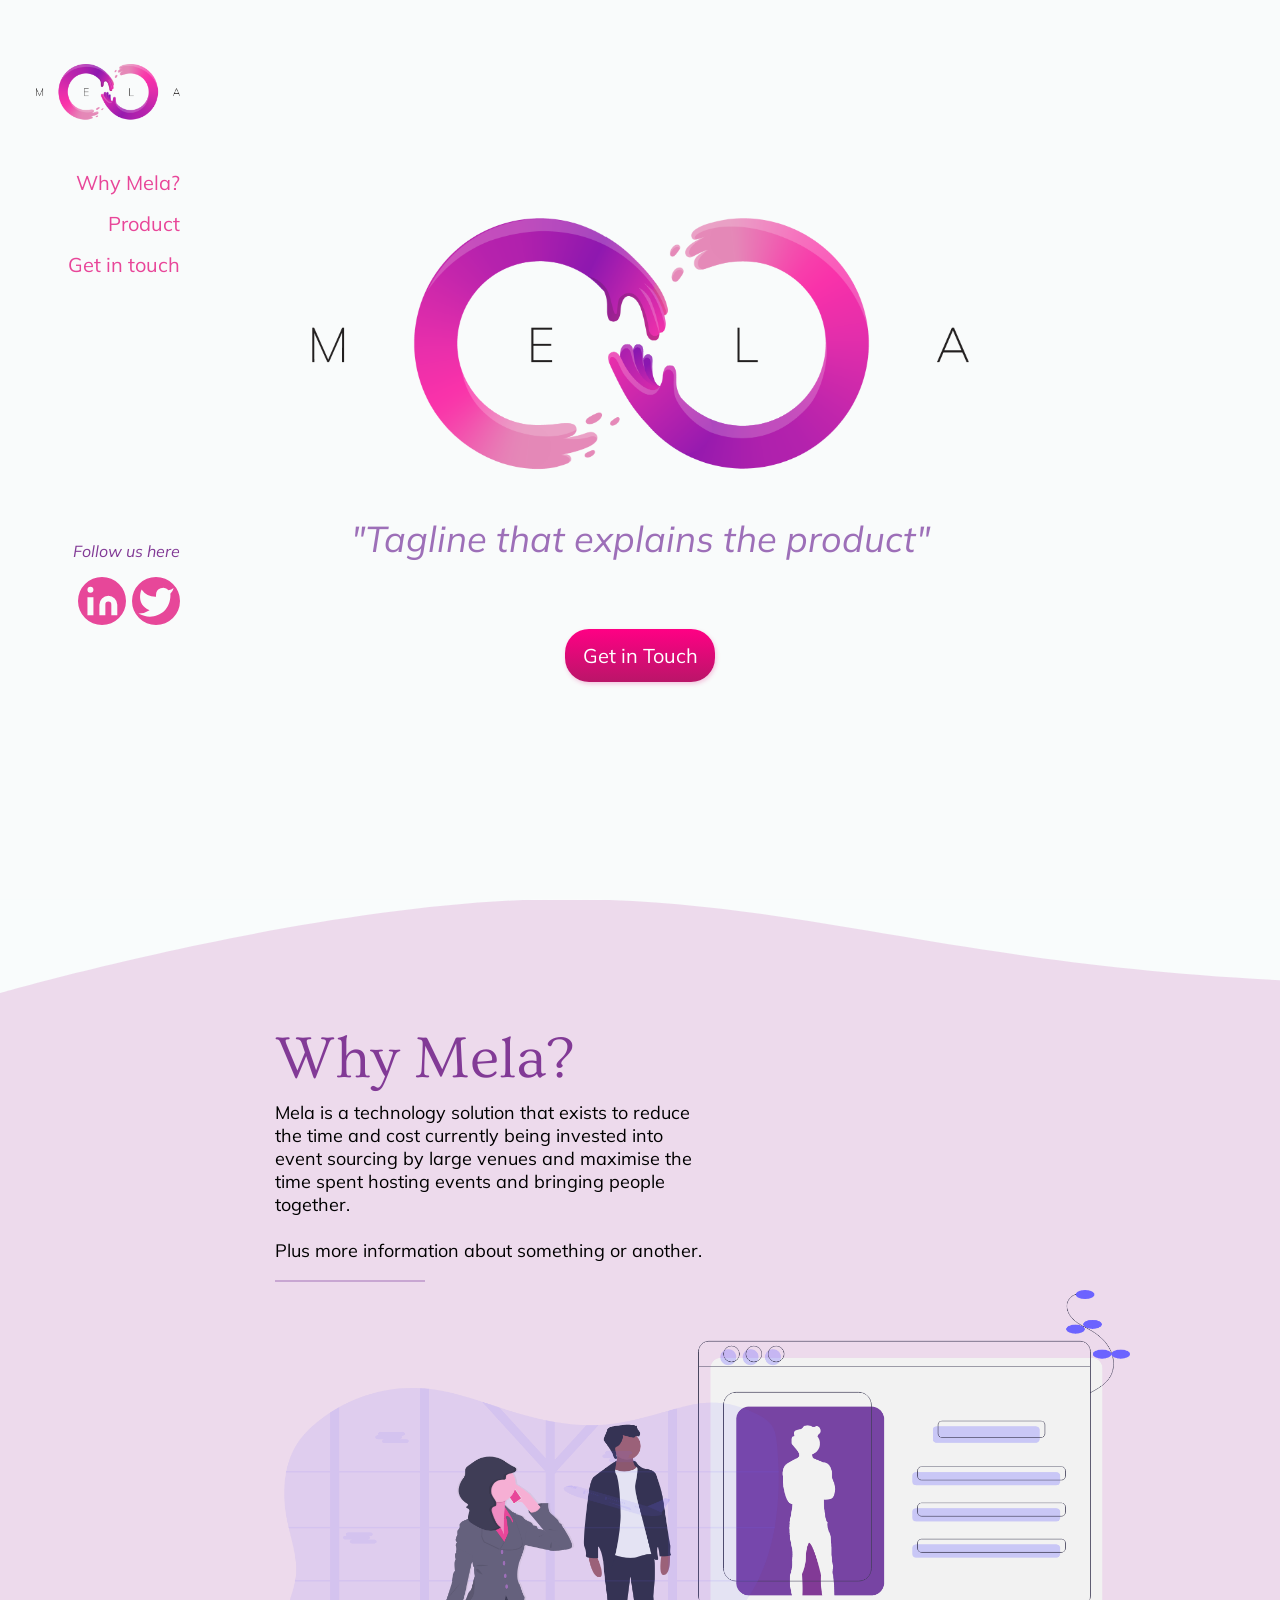
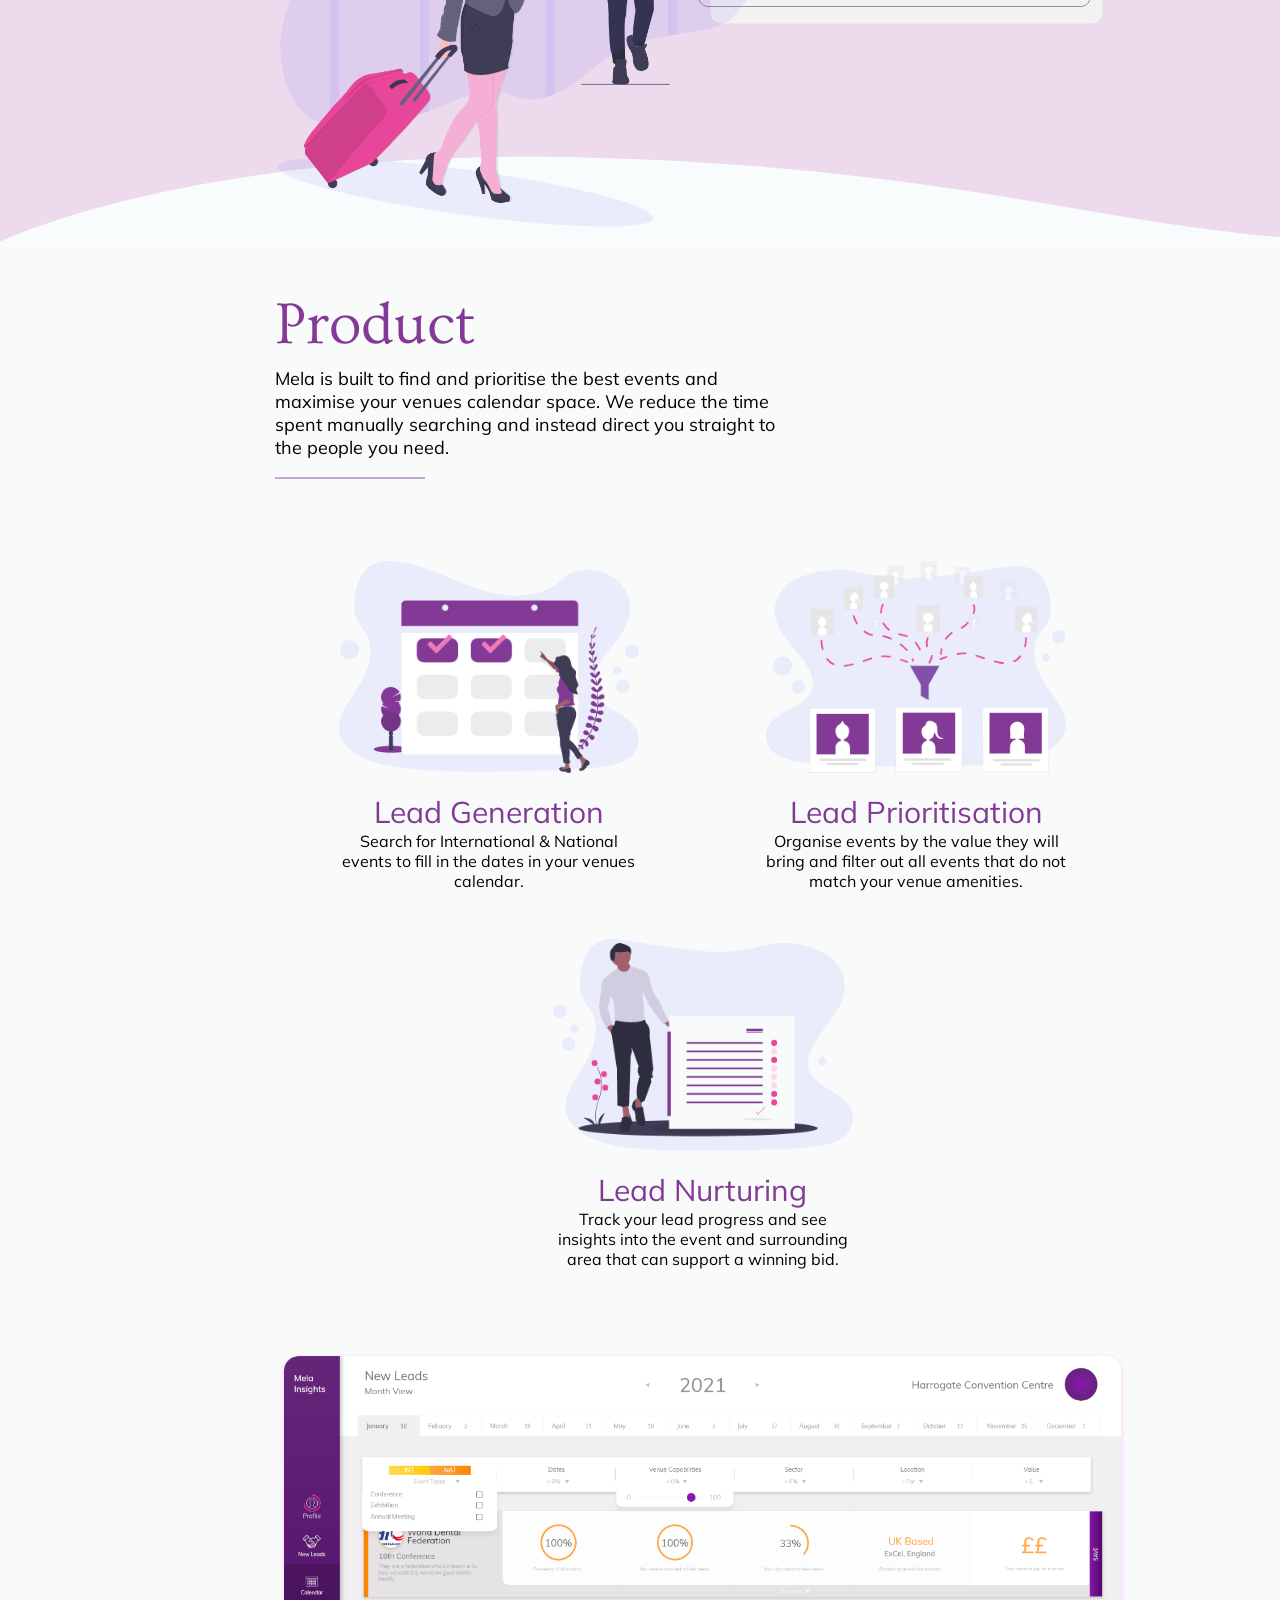
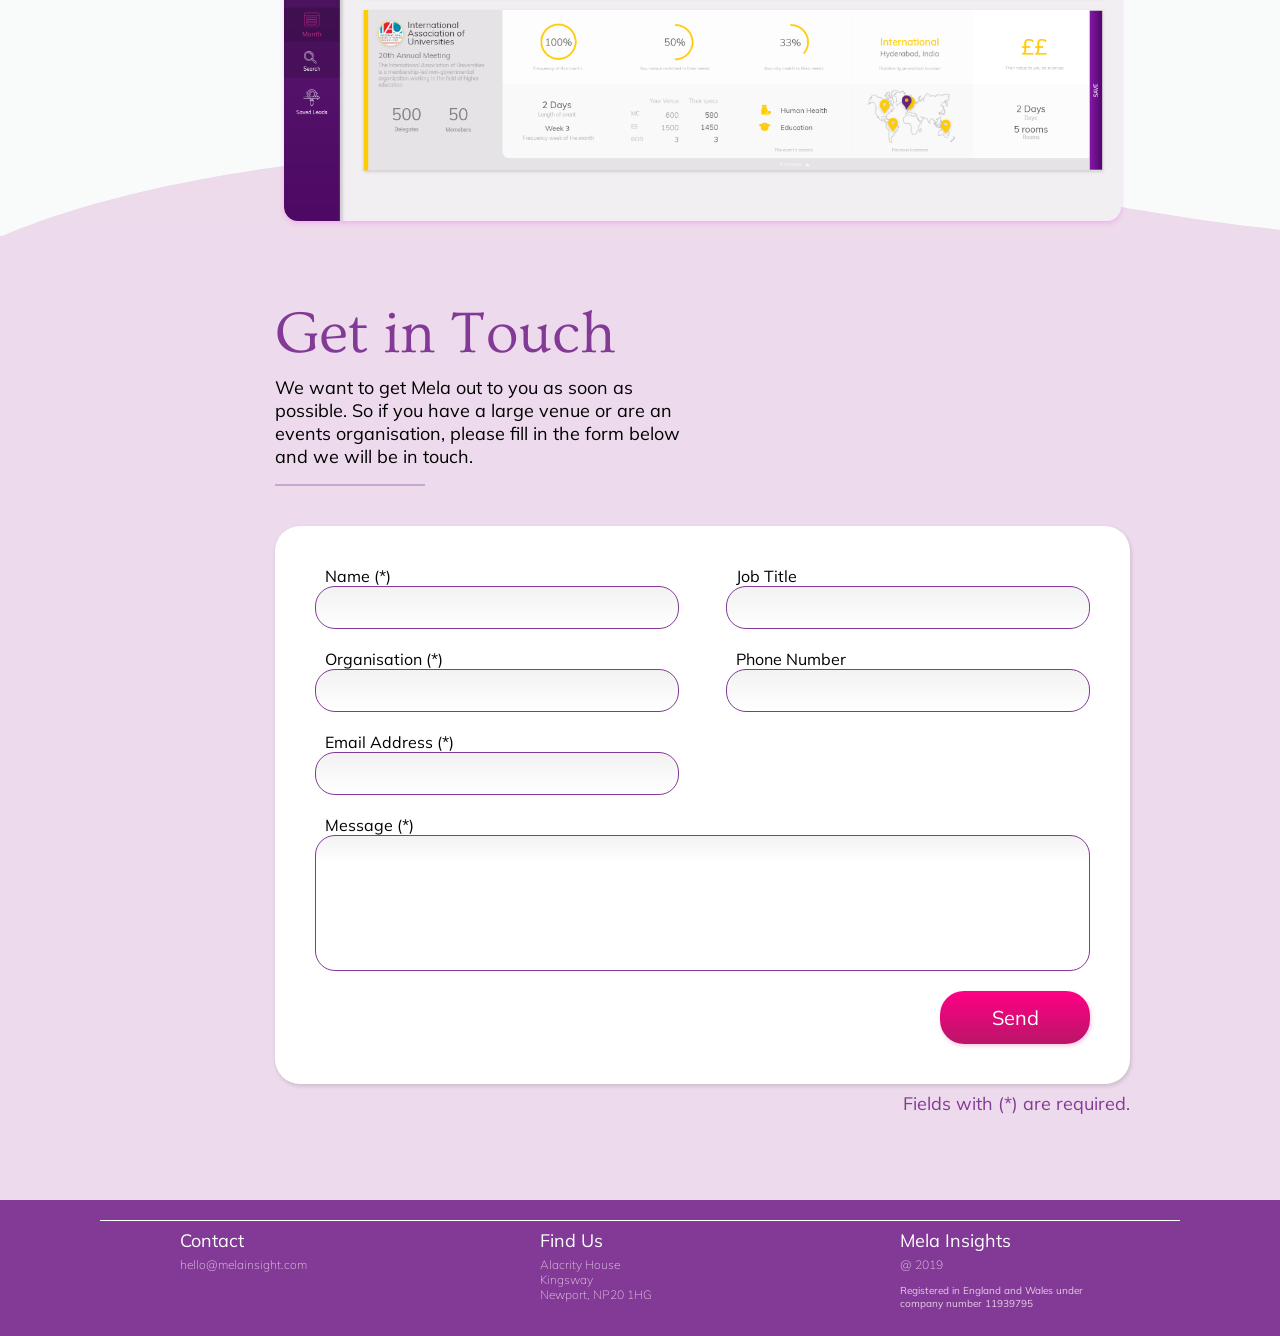
<file: index.html>
<!doctype html>

<html lang="en">
<head>
  <meta charset="utf-8">
  <meta name="viewport" content="width=device-width, initial-scale=1.0">
  <title>Mela</title>
  <link href="https://fonts.googleapis.com/css?family=Muli|Ovo&display=swap" rel="stylesheet">
  <link rel="stylesheet" href="styles/styles.css">
  <!-- Change favicon to a more fitting icon -->
  <link rel="icon" href="images/logo-colour.png">
</head>

<body class="borderbox">
  
  <!-- Navbar -->
  <span id="openNav" onclick="openNav()">&#9776;</span>
  <span id="closeNav" onclick="closeNav()">&times;</span>

  <div id="navbar" class="borderbox">
    <img src="images/logo-colour.png" id="logo-link" />
    <div id="navigation">
      <a id="about-link" href="#">Why Mela?</a>
      <a id="product-link" href="#">Product</a>
      <a id="contact-nav-link" class="contact-link" href="#">Get in touch</a>
    </div>
    <div class='secondary-links'>
      <p>Follow us here</p>
      <div class="social-links">
        <a href="https://www.linkedin.com/company/melainsights/" target="_blank">
          <img src="images/SVG/linkedin.svg" class='social' />
        </a>
        <a href="https://twitter.com/Mela_Insights" target="_blank">
          <img src="images/SVG/twitter.svg" class='social' />
        </a>
      </div>
    </div>
    
    <div id="selector"></div>
  </div>

  <!-- Content -->
  <div id="content" class="container">
    <div id="landing-page">
      <img
        class="landing-page-logo"
        src="images/logo-colour.png"
        alt="Mela's logo"
      />
      <p>"Tagline that explains the product"</p>
      <!-- Call to Action -->
      <button id='cta' class="contact-link">Get in Touch</button>
    </div>

    <!-- About Section -->
    <div id="about" class="container borderbox">
      <div class="wave"></div>
      <div>
        <h2>Why Mela?</h2>
        <p>
          Mela is a technology solution that exists to reduce the time and cost currently being invested into
            event sourcing by large venues and maximise the time spent hosting events and bringing people together.
          <br><br>
          Plus more information about something or another.
        </p>
        <hr align="left" noshade="noshade">
      </div>
      <div class="img-container">
        <img 
        src="images/hero.png"
        alt="Image of business people"
        />
      </div>
    </div>

    <!-- Product Section -->
    <div id="product">
      <div class="wave2"></div>
      <h2>Product</h2>
      <p>
        Mela is built to find and prioritise the best events and maximise your venues calendar space.
         We reduce the time spent manually searching and instead direct you straight to the people you need.
      </p>
      <hr align="left" noshade="noshade">
      <div class="features-list">
        <div class="feature">
          <img
            src="images/lead-generation.png"
            alt="Lead Generation"
            width="300px"
          >
          <div class="primary">
            Lead Generation
          </div>
          <div class="secondary">
            Search for International & National events to fill in the dates in your venues calendar.
          </div>
        </div>
        <div class="feature">
          <img
            src="images/lead-prioritisation.png"
            alt="Lead Prioritisation"
            width="300px"
          >
          <div class="primary">
            Lead Prioritisation
          </div>
          <div class="secondary">
            Organise events by the value they will bring and filter out all events that do not match your
              venue amenities.
          </div>
        </div>
        <div class="feature">
          <img
            src="images/lead-nurturing.png"
            alt="Lead Nurturing"
            width="300px"
          >
          <div class="primary">
            Lead Nurturing
          </div>
          <div class="secondary">
            Track your lead progress and see insights into the event and surrounding area that can support
              a winning bid.
          </div>
        </div>
      </div>
      <img src="images/screenshot.png" class="screenshot">
    </div>

    <!-- Contact Section -->
    <div id="contact">
      <div class='bg-color'></div>
      <h2>Get in Touch</h2>
      <p>
        We want to get Mela out to you as soon as possible. So if you have a large venue or are an events 
        organisation, please fill in the form below and we will be in touch.
      </p>
      <hr align="left" noshade="noshade">
      <div class='form-container'>
        <form class='borderbox'>
          <!-- For a half input, use "section", for two in a row wrap in "row" -->
          <div class='row'>
            <div class="section">
              <label>Name (*)</label>
              <input class="borderbox" required>
            </div>
            <div class="job-section section">
              <label>Job Title</label>
              <input class="borderbox">
            </div>
          </div>
          
          <div class='row'>
            <div class="section">
              <label>Organisation (*)</label>
              <input class="borderbox" required>
            </div>
            <div class="phone-section section">
              <label>Phone Number</label>
              <input class="borderbox">
            </div>
          </div>
  
          <div class="section">
            <label>Email Address (*)</label>
            <input class="borderbox" required>
          </div>
  
          <label>Message (*)</label>
          <textarea class="borderbox" rows="6" required></textarea>
          <div>
            <button>Send</button>
          </div>
        </form>
        <p>Fields with (*) are required.</p>
      </div>
    </div>
  </div>

  <!-- Footer -->
  <div id="footer">
    <div id="footer-content">
      <div class="section">
          <p class="primary">Contact</p>
          <p class="secondary">
            hello@melainsight.com
          </p>
        </div>
        <div class="section">
          <p class="primary">Find Us</p>
          <p class="secondary">
            Alacrity House<br>
            Kingsway<br>
            Newport, NP20 1HG
          </p>
        </div>
        <div class="section">
          <p class="primary">Mela Insights</p>
          <p class="secondary">@ 2019</p>
          <p class="registration">Registered in England and Wales under company number 11939795</p>
        </div>
    </div>
  </div>
  
<!-- Script -->
  <script src="scripts/script.js"></script>
</body>
</html>
</file>
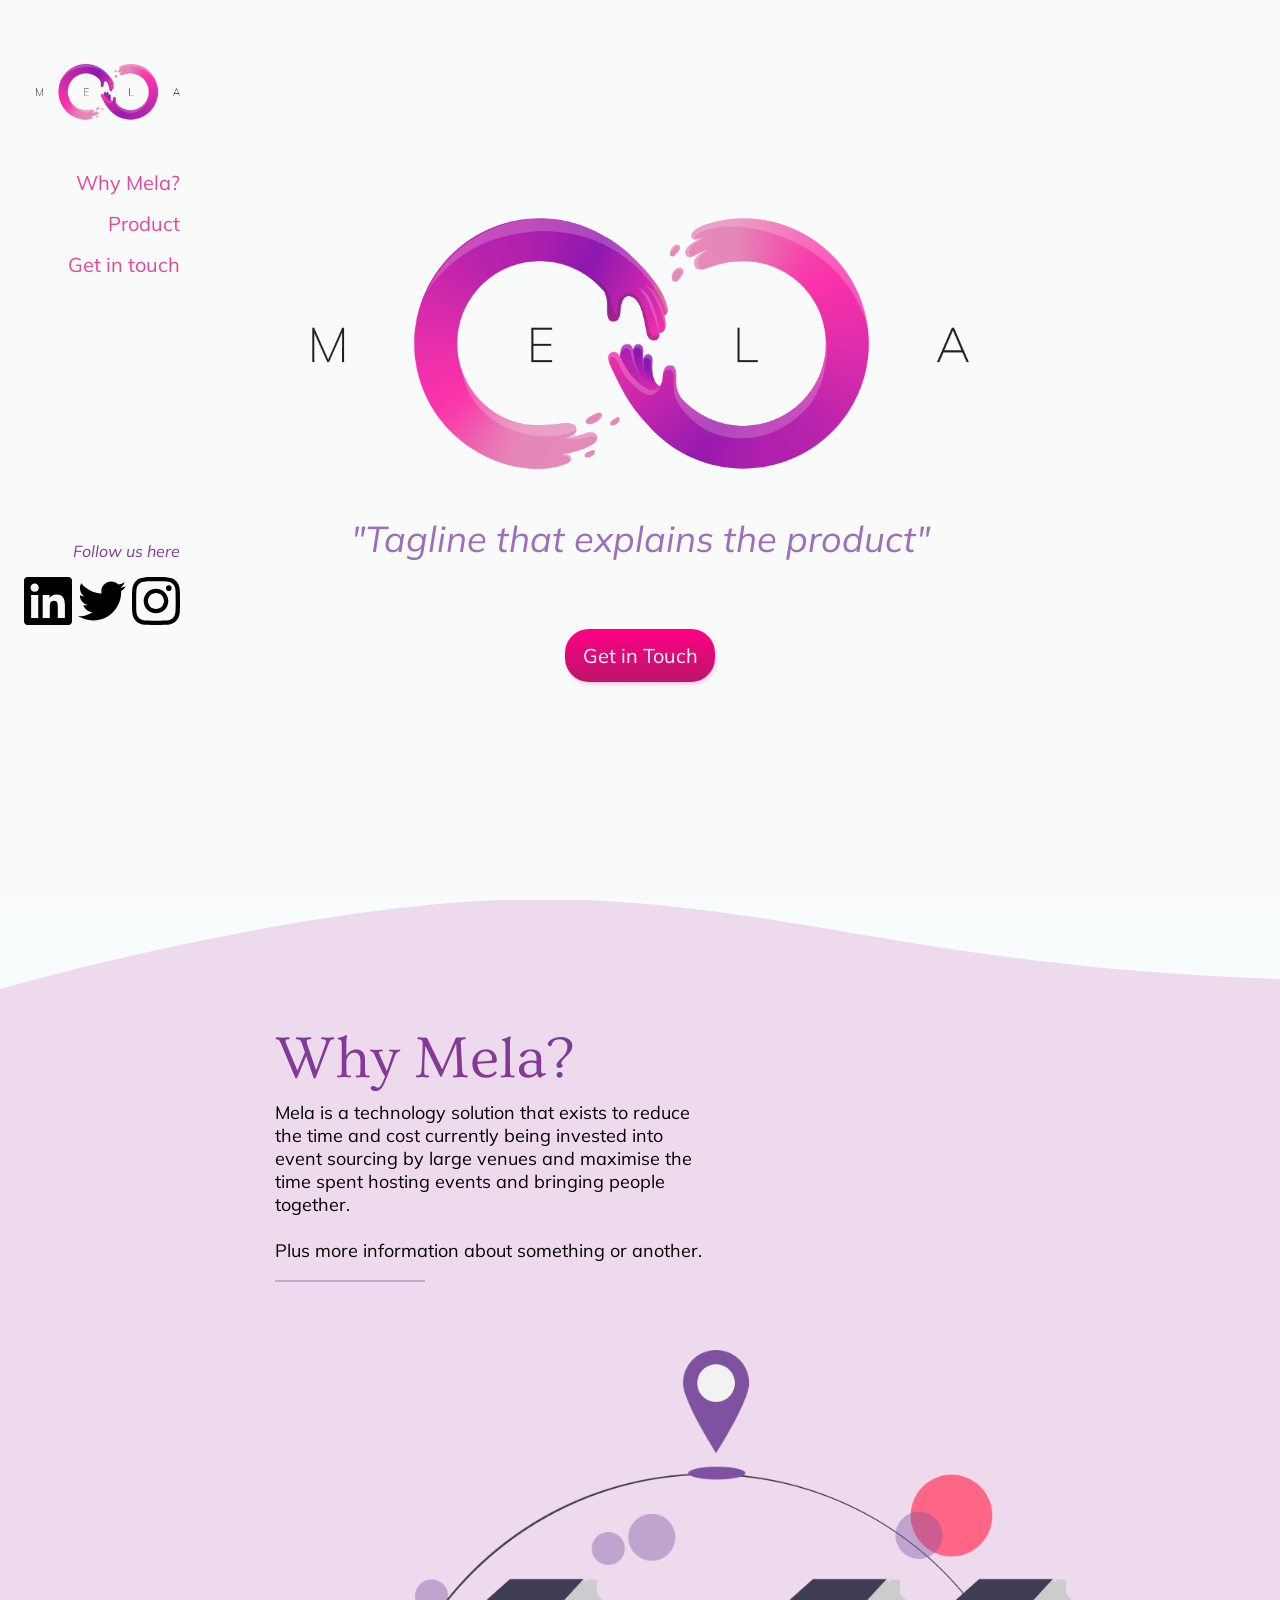
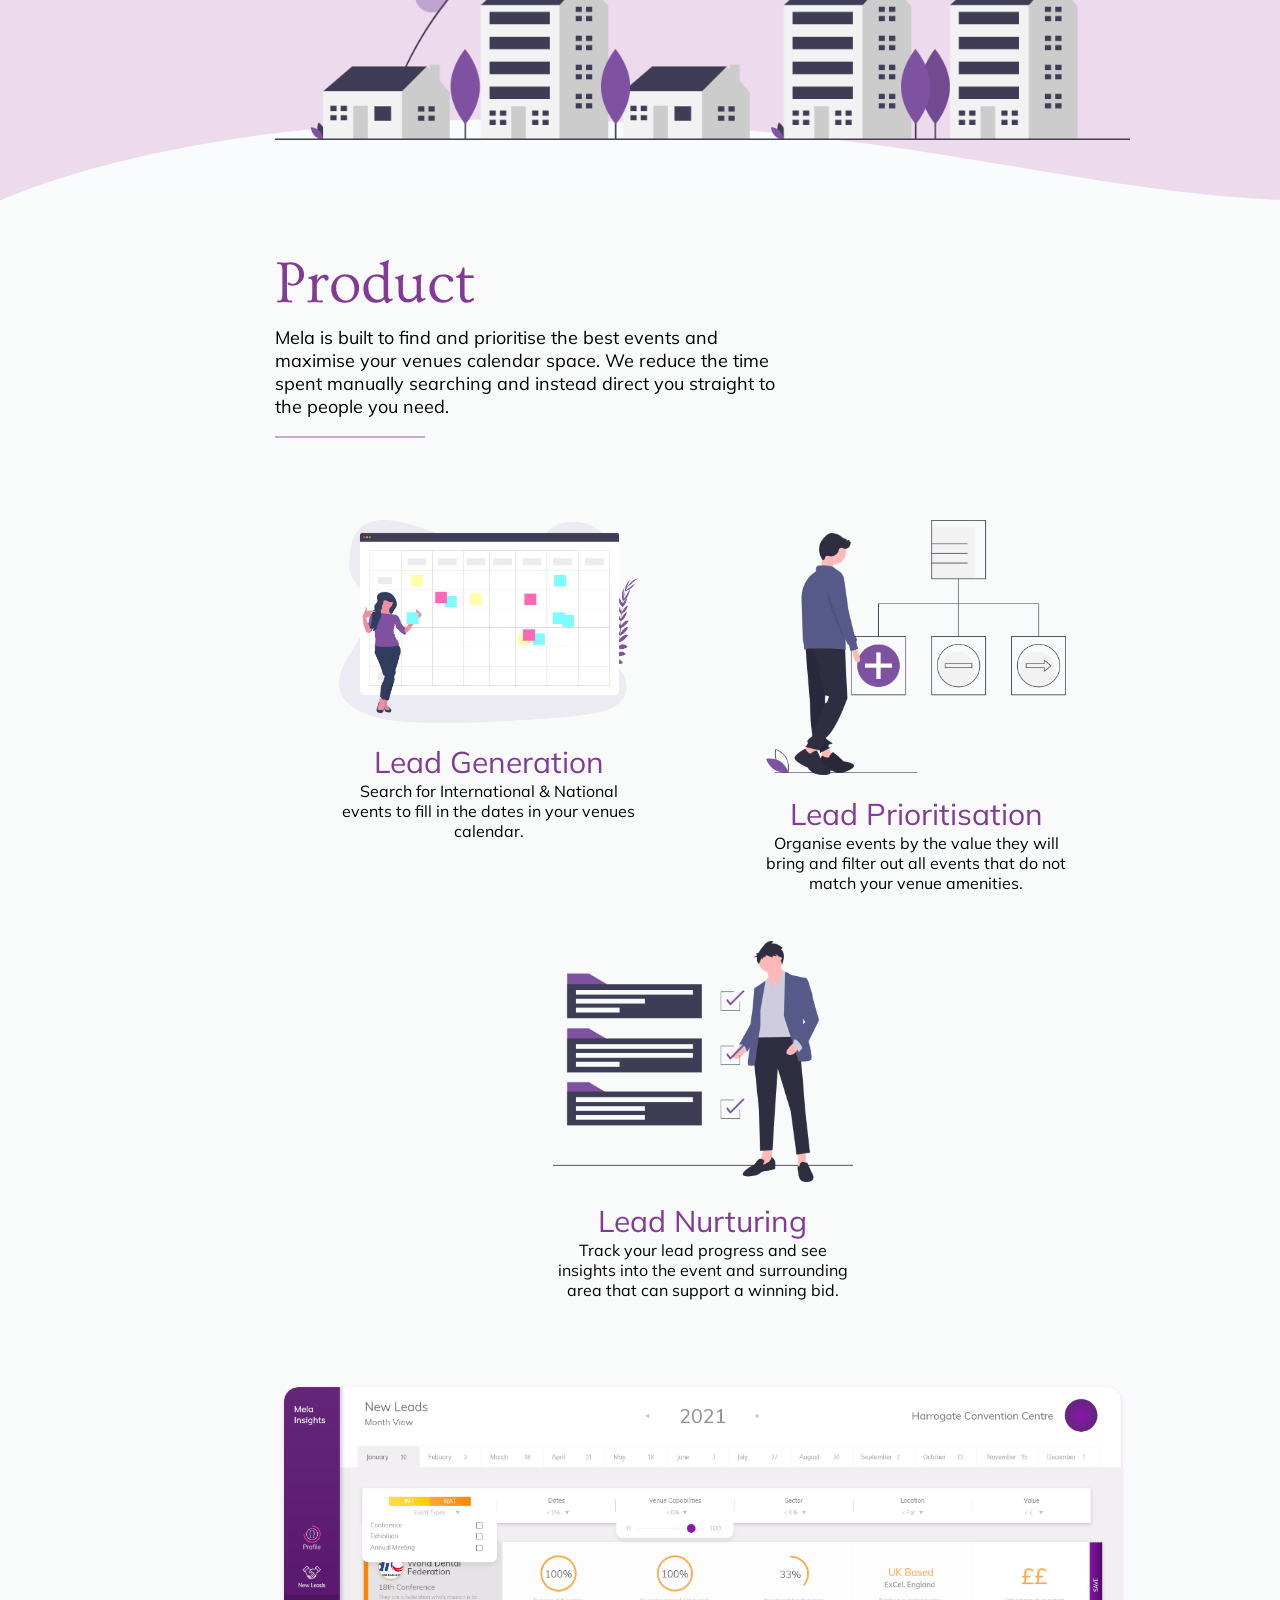
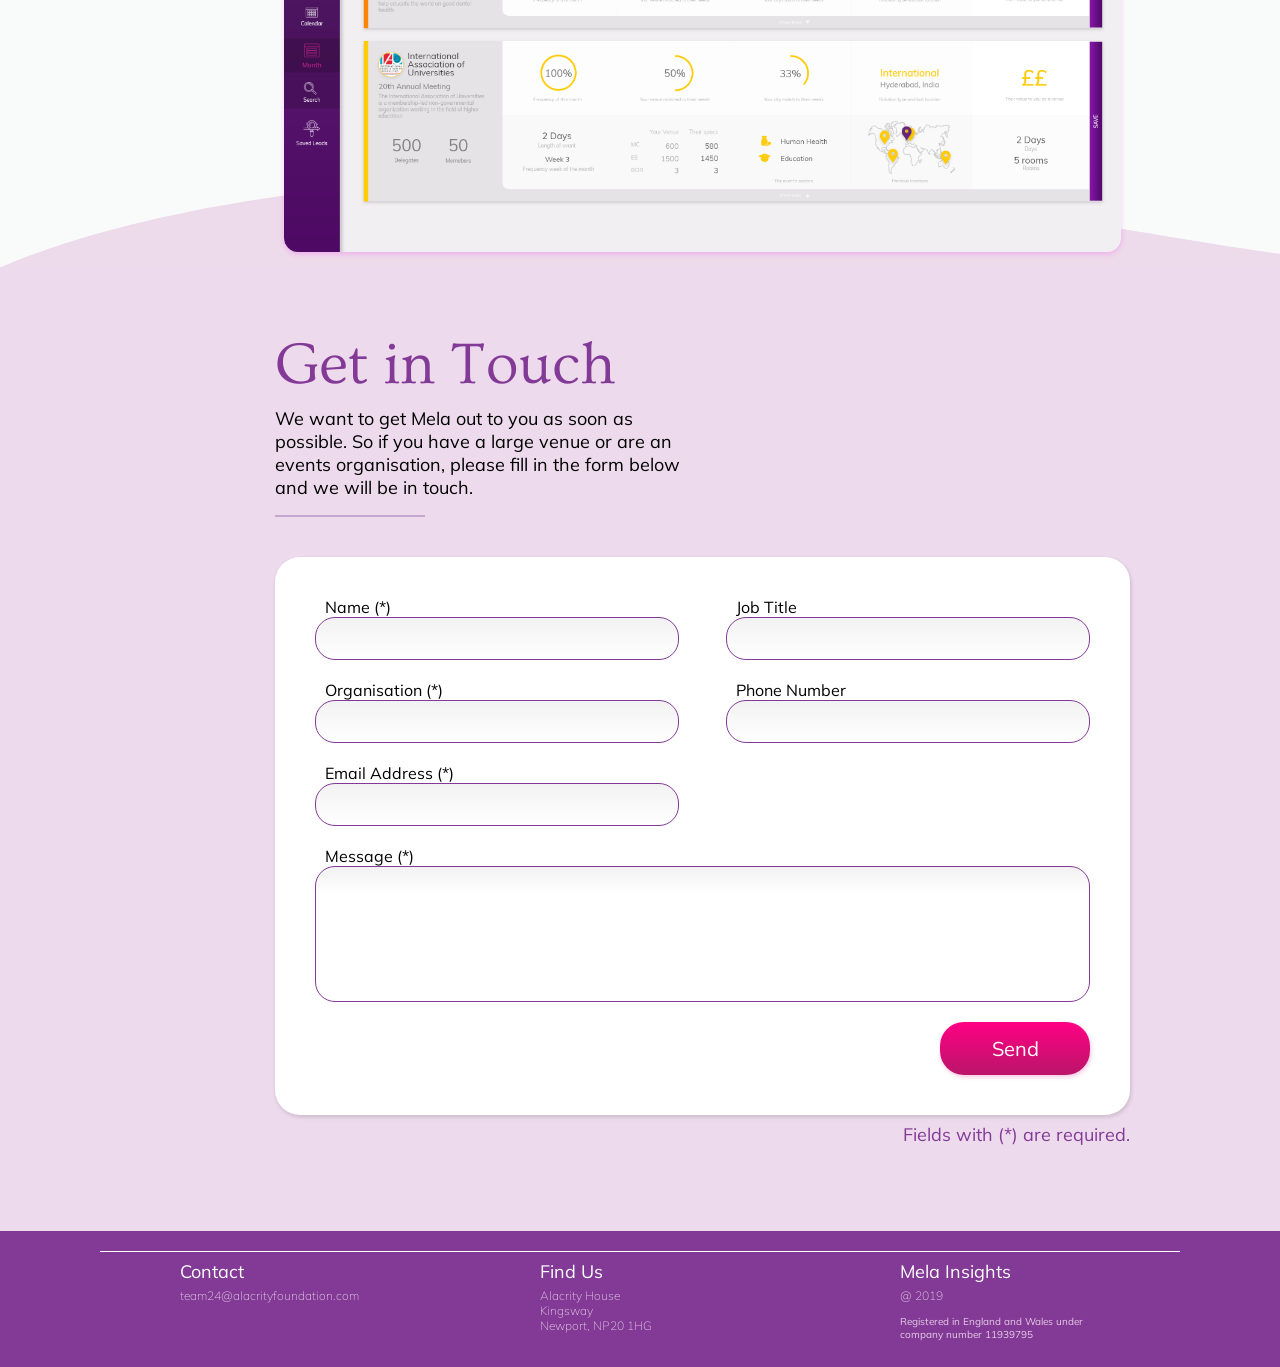
<file: landing-v1/index.html>
<!doctype html>

<html lang="en">
<head>
  <meta charset="utf-8">
  <meta name="viewport" content="width=device-width, initial-scale=1.0">
  <title>Mela</title>
  <link href="https://fonts.googleapis.com/css?family=Muli|Ovo&display=swap" rel="stylesheet">
  <link rel="stylesheet" href="styles/styles.css">
  <!-- Change favicon to a more fitting icon -->
  <link rel="icon" href="images/logo-colour.png">
</head>

<body class="borderbox">
  
  <!-- Navbar -->
  <span id="openNav" onclick="openNav()">&#9776;</span>
  <span id="closeNav" onclick="closeNav()">&times;</span>

  <div id="navbar" class="borderbox">
    <img src="images/logo-colour.png" id="logo-link" />
    <div id="navigation">
      <a id="about-link" href="#">Why Mela?</a>
      <a id="product-link" href="#">Product</a>
      <a id="contact-nav-link" class="contact-link" href="#">Get in touch</a>
    </div>
    <div class='secondary-links'>
      <p>Follow us here</p>
      <div class="social-links">
        <a href="https://www.linkedin.com/company/melainsights/" target="_blank">
          <img src="images/SVG/linkedin.svg" class='social' />
        </a>
        <a href="https://twitter.com/Mela_Insights" target="_blank">
          <img src="images/SVG/twitter.svg" class='social' />
        </a>
        <a href="https://instagram.com/Mela_Insights" target="_blank">
          <img src="images/SVG/instagram.svg" class='social' />
        </a>
      </div>
    </div>
    
    <div id="selector"></div>
  </div>

  <!-- Content -->
  <div id="content" class="container">
    <div id="landing-page">
      <img
        class="landing-page-logo"
        src="images/logo-colour.png"
        alt="Mela's logo"
      />
      <p>"Tagline that explains the product"</p>
      <!-- Call to Action -->
      <button id='cta' class="contact-link">Get in Touch</button>
    </div>

    <!-- About Section -->
    <div id="about" class="container borderbox">
      <div class="wave"></div>
      <div>
        <h2>Why Mela?</h2>
        <p>
          Mela is a technology solution that exists to reduce the time and cost currently being invested into
            event sourcing by large venues and maximise the time spent hosting events and bringing people together.
          <br><br>
          Plus more information about something or another.
        </p>
        <hr align="left" noshade="noshade">
      </div>
      <div class="img-container">
        <img 
        src="images/hero.png"
        alt="Image of business people"
        />
      </div>
    </div>

    <!-- Product Section -->
    <div id="product">
      <div class="wave2"></div>
      <h2>Product</h2>
      <p>
        Mela is built to find and prioritise the best events and maximise your venues calendar space.
         We reduce the time spent manually searching and instead direct you straight to the people you need.
      </p>
      <hr align="left" noshade="noshade">
      <div class="features-list">
        <div class="feature">
          <img
            src="images/lead-generation.png"
            alt="Lead Generation"
            width="300px"
          >
          <div class="primary">
            Lead Generation
          </div>
          <div class="secondary">
            Search for International & National events to fill in the dates in your venues calendar.
          </div>
        </div>
        <div class="feature">
          <img
            src="images/lead-prioritisation.png"
            alt="Lead Prioritisation"
            width="300px"
          >
          <div class="primary">
            Lead Prioritisation
          </div>
          <div class="secondary">
            Organise events by the value they will bring and filter out all events that do not match your
              venue amenities.
          </div>
        </div>
        <div class="feature">
          <img
            src="images/lead-nurturing.png"
            alt="Lead Nurturing"
            width="300px"
          >
          <div class="primary">
            Lead Nurturing
          </div>
          <div class="secondary">
            Track your lead progress and see insights into the event and surrounding area that can support
              a winning bid.
          </div>
        </div>
      </div>
      <img src="images/screenshot.png" class="screenshot">
    </div>

    <!-- Contact Section -->
    <div id="contact">
      <div class='bg-color'></div>
      <h2>Get in Touch</h2>
      <p>
        We want to get Mela out to you as soon as possible. So if you have a large venue or are an events 
        organisation, please fill in the form below and we will be in touch.
      </p>
      <hr align="left" noshade="noshade">
      <div class='form-container'>
        <form class='borderbox'>
          <!-- For a half input, use "section", for two in a row wrap in "row" -->
          <div class='row'>
            <div class="section">
              <label>Name (*)</label>
              <input class="borderbox" required>
            </div>
            <div class="job-section section">
              <label>Job Title</label>
              <input class="borderbox">
            </div>
          </div>
          
          <div class='row'>
            <div class="section">
              <label>Organisation (*)</label>
              <input class="borderbox" required>
            </div>
            <div class="phone-section section">
              <label>Phone Number</label>
              <input class="borderbox">
            </div>
          </div>
  
          <div class="section">
            <label>Email Address (*)</label>
            <input class="borderbox" required>
          </div>
  
          <label>Message (*)</label>
          <textarea class="borderbox" rows="6" required></textarea>
          <div>
            <button>Send</button>
          </div>
        </form>
        <p>Fields with (*) are required.</p>
      </div>
    </div>
  </div>

  <!-- Footer -->
  <div id="footer">
    <div id="footer-content">
      <div class="section">
          <p class="primary">Contact</p>
          <p class="secondary">
            team24@alacrityfoundation.com
          </p>
        </div>
        <div class="section">
          <p class="primary">Find Us</p>
          <p class="secondary">
            Alacrity House<br>
            Kingsway<br>
            Newport, NP20 1HG
          </p>
        </div>
        <div class="section">
          <p class="primary">Mela Insights</p>
          <p class="secondary">@ 2019</p>
          <p class="registration">Registered in England and Wales under company number 11939795</p>
        </div>
    </div>
  </div>
  
<!-- Script -->
  <script src="scripts/script.js"></script>
</body>
</html>
</file>
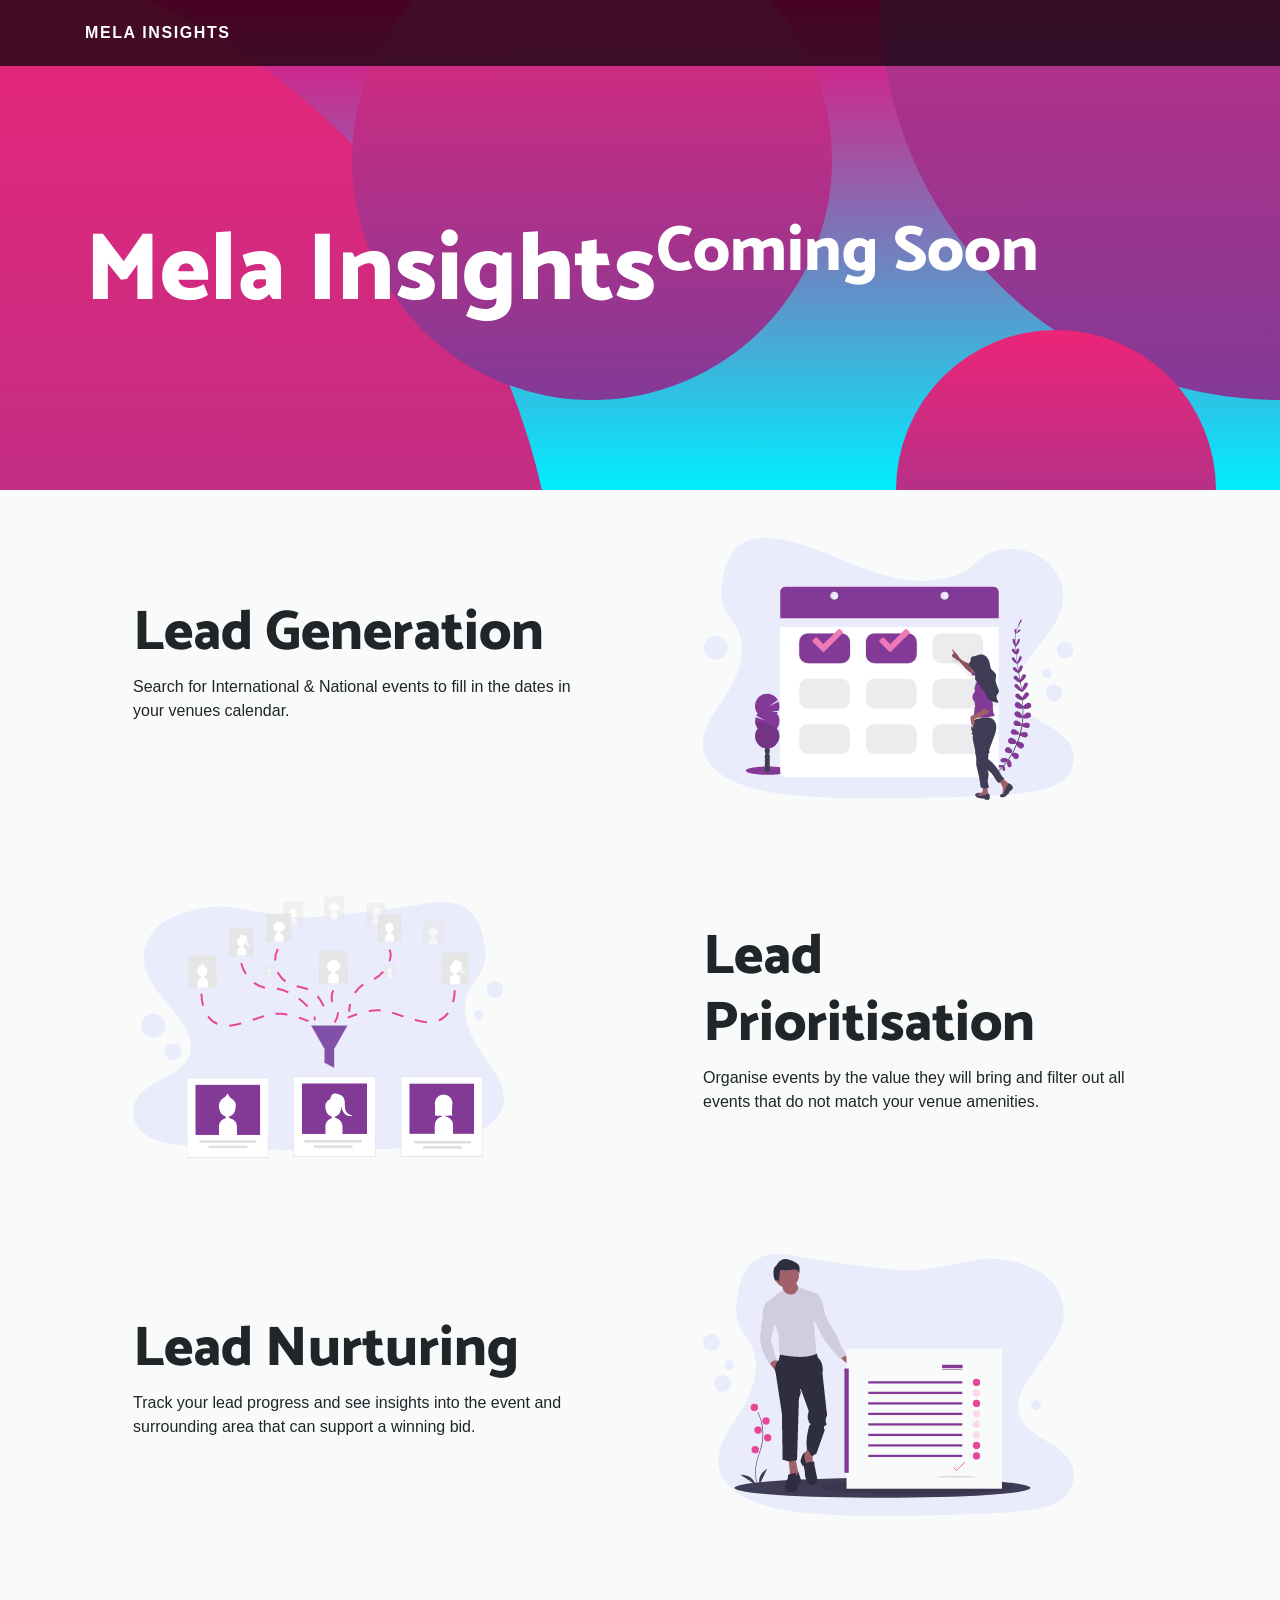
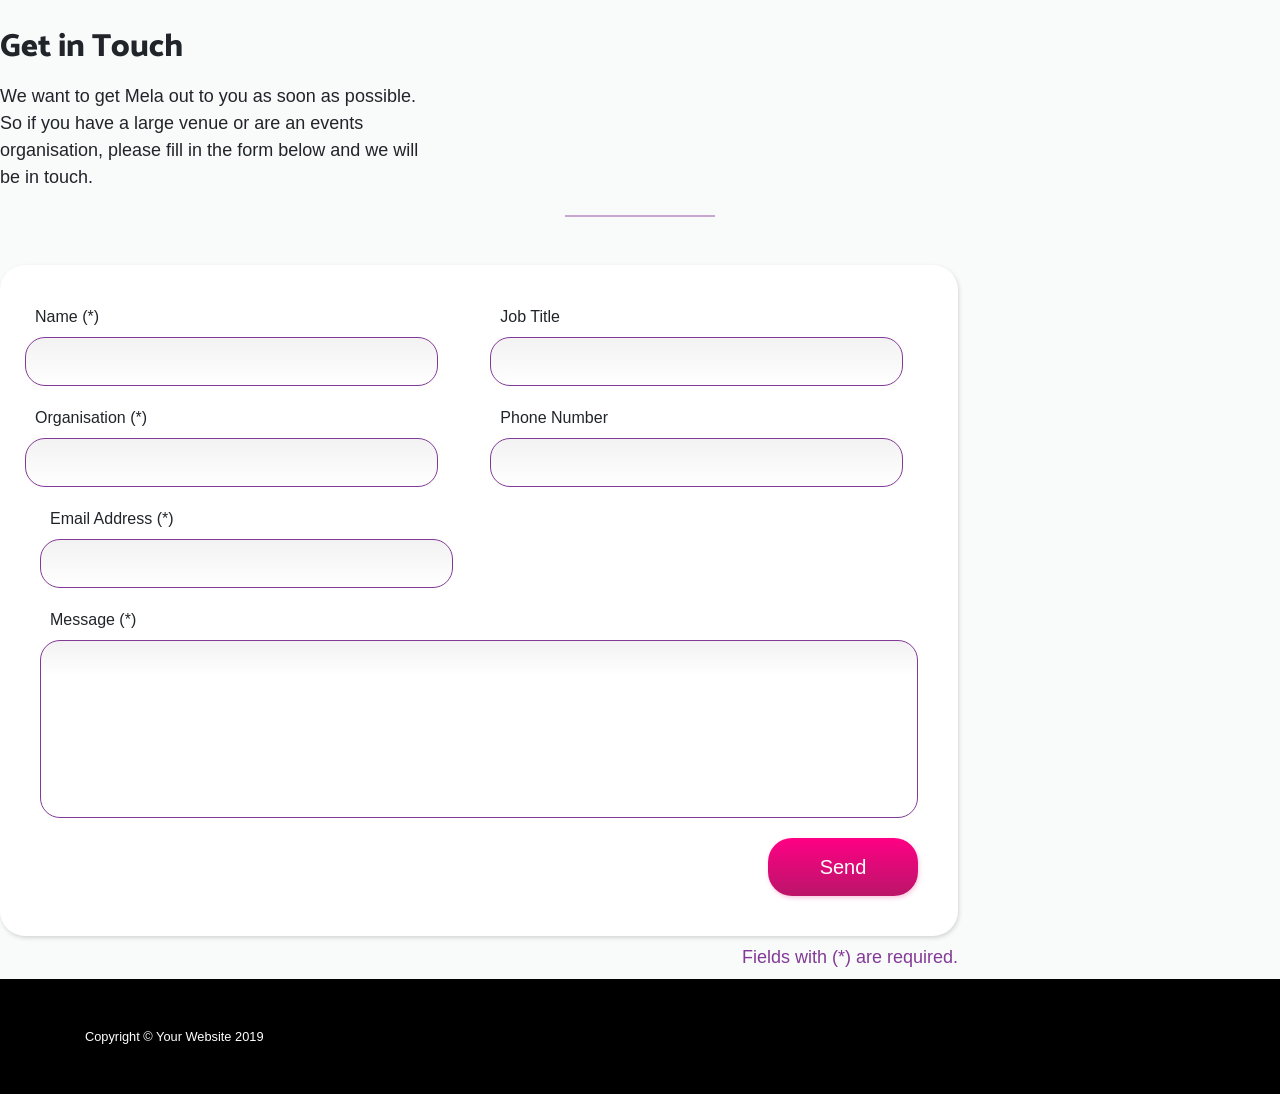
<file: landing-v2/index.html>
<!DOCTYPE html>
<html lang="en">

<head>

  <meta charset="utf-8">
  <meta name="viewport" content="width=device-width, initial-scale=1, shrink-to-fit=no">
  <meta name="description" content="">
  <meta name="author" content="">


  <title>Mela Insights</title>


  <!-- Bootstrap core CSS -->
  <link href="vendor/bootstrap/css/bootstrap.min.css" rel="stylesheet">

  <!-- Custom fonts for this template -->
  <link href="https://fonts.googleapis.com/css?family=Catamaran:100,200,300,400,500,600,700,800,900" rel="stylesheet">
  <link href="https://fonts.googleapis.com/css?family=Lato:100,100i,300,300i,400,400i,700,700i,900,900i" rel="stylesheet">
  <link href="https://maxcdn.bootstrapcdn.com/font-awesome/4.7.0/css/font-awesome.min.css" rel="stylesheet">

  <!-- Custom styles for this template -->
  <link href="css/one-page-wonder.min.css" rel="stylesheet">
  <link href="css/styles.css" rel="stylesheet">

</head>

<body>

  <!-- Navigation -->
  <nav class="navbar navbar-dark navbar-custom fixed-top">
    <div class="container">

      <a class="navbar-brand" href="#">Mela Insights</a>

    </div>
  </nav>

  <header class="masthead text-center text-white">
    <div class="masthead-content">
      <div class="container">

        <h1 class="masthead-heading mb-0">Mela Insights</h1>
        <h2 class="masthead-subheading mb-0">Coming Soon</h2>
        <!-- <a href="#learnMore" class="btn btn-primary btn-xl rounded-pill mt-5">Learn More</a> -->

      </div>
    </div>
    <div class="bg-circle-1 bg-circle"></div>
    <div class="bg-circle-2 bg-circle"></div>
    <div class="bg-circle-3 bg-circle"></div>
    <div class="bg-circle-4 bg-circle"></div>
  </header>

  <!-- Lead Generation -->
  <section>
    <div class="container">
      <div class="row align-items-center">
        <div class="col-lg-6 order-lg-2">
          <div class="p-5">
            <img class="img-fluid" src="img/lead-generation.png" alt="">
          </div>
        </div>
        <div class="col-lg-6 order-lg-1">
          <div class="p-5">
            <h2 class="display-4">Lead Generation</h2>
            <p>Search for International & National events to fill in the dates in your venues calendar.</p>
          </div>
        </div>
      </div>
    </div>
  </section>

  <!-- Lead Prioritisation -->
  <section>
    <div class="container">
      <div class="row align-items-center">
        <div class="col-lg-6">
          <div class="p-5">
            <img class="img-fluid" src="img/lead-prioritisation.png" alt="">
          </div>
        </div>
        <div class="col-lg-6">
          <div class="p-5">
            <h2 class="display-4">Lead Prioritisation</h2>
            <p>Organise events by the value they will bring and filter out all events that do not match your venue amenities.</p>
          </div>
        </div>
      </div>
    </div>
  </section>

  <!-- Lead Nurturing -->
  <section>
    <div class="container">
      <div class="row align-items-center">
        <div class="col-lg-6 order-lg-2">
          <div class="p-5">
            <img class="img-fluid" src="img/lead-nurturing.png" alt="">
          </div>
        </div>
        <div class="col-lg-6 order-lg-1">
          <div class="p-5">
            <h2 class="display-4">Lead Nurturing</h2>
            <p>Track your lead progress and see insights into the event and surrounding area that can support a winning bid.</p>
          </div>
        </div>
      </div>
    </div>
  </section>

  <!-- Form -->
  <section>
    <div id="contact"> 
      <h2>Get in Touch</h2>  
        <p>
          We want to get Mela out to you as soon as possible. So if you have a large venue or are an events 
          organisation, please fill in the form below and we will be in touch.
        </p>
        
        <hr noshade="noshade">
          <div class='form-container'>
            <form class='borderbox justify-content-center'>
              <!-- For a half input, use "section", for two in a row wrap in "row" -->              
              <div class='row'>
                <div class="section">
                  <label>Name (*)</label>
                  <input class="borderbox" required>
                </div>
                <div class="job-section section">
                  <label>Job Title</label>
                  <input class="borderbox">
                </div>
              </div>
              
              <div class='row'>
                <div class="section">
                  <label>Organisation (*)</label>
                  <input class="borderbox" required>
                </div>
                <div class="phone-section section">
                  <label>Phone Number</label>
                  <input class="borderbox">
                </div>
              </div>
      
              <div class="section">
                <label>Email Address (*)</label>
                <input class="borderbox" required>
              </div>
      
              <label>Message (*)</label>
              <textarea class="borderbox" rows="6" required></textarea>
              
              <div>
                <button>Send</button>
              </div>
            
            </form>
            
            <p>Fields with (*) are required.</p>
      </div>
    </div>
  </section>

  <!-- Footer -->
  <footer class="py-5 bg-black">
    <div class="container">
      <p class="m-0 text-center text-white small">Copyright &copy; Your Website 2019</p>
    </div>
    <!-- /.container -->
  </footer>

  <!-- Bootstrap core JavaScript -->
  <script src="vendor/jquery/jquery.min.js"></script>
  <script src="vendor/bootstrap/js/bootstrap.bundle.min.js"></script>

</body>

</html>
</file>
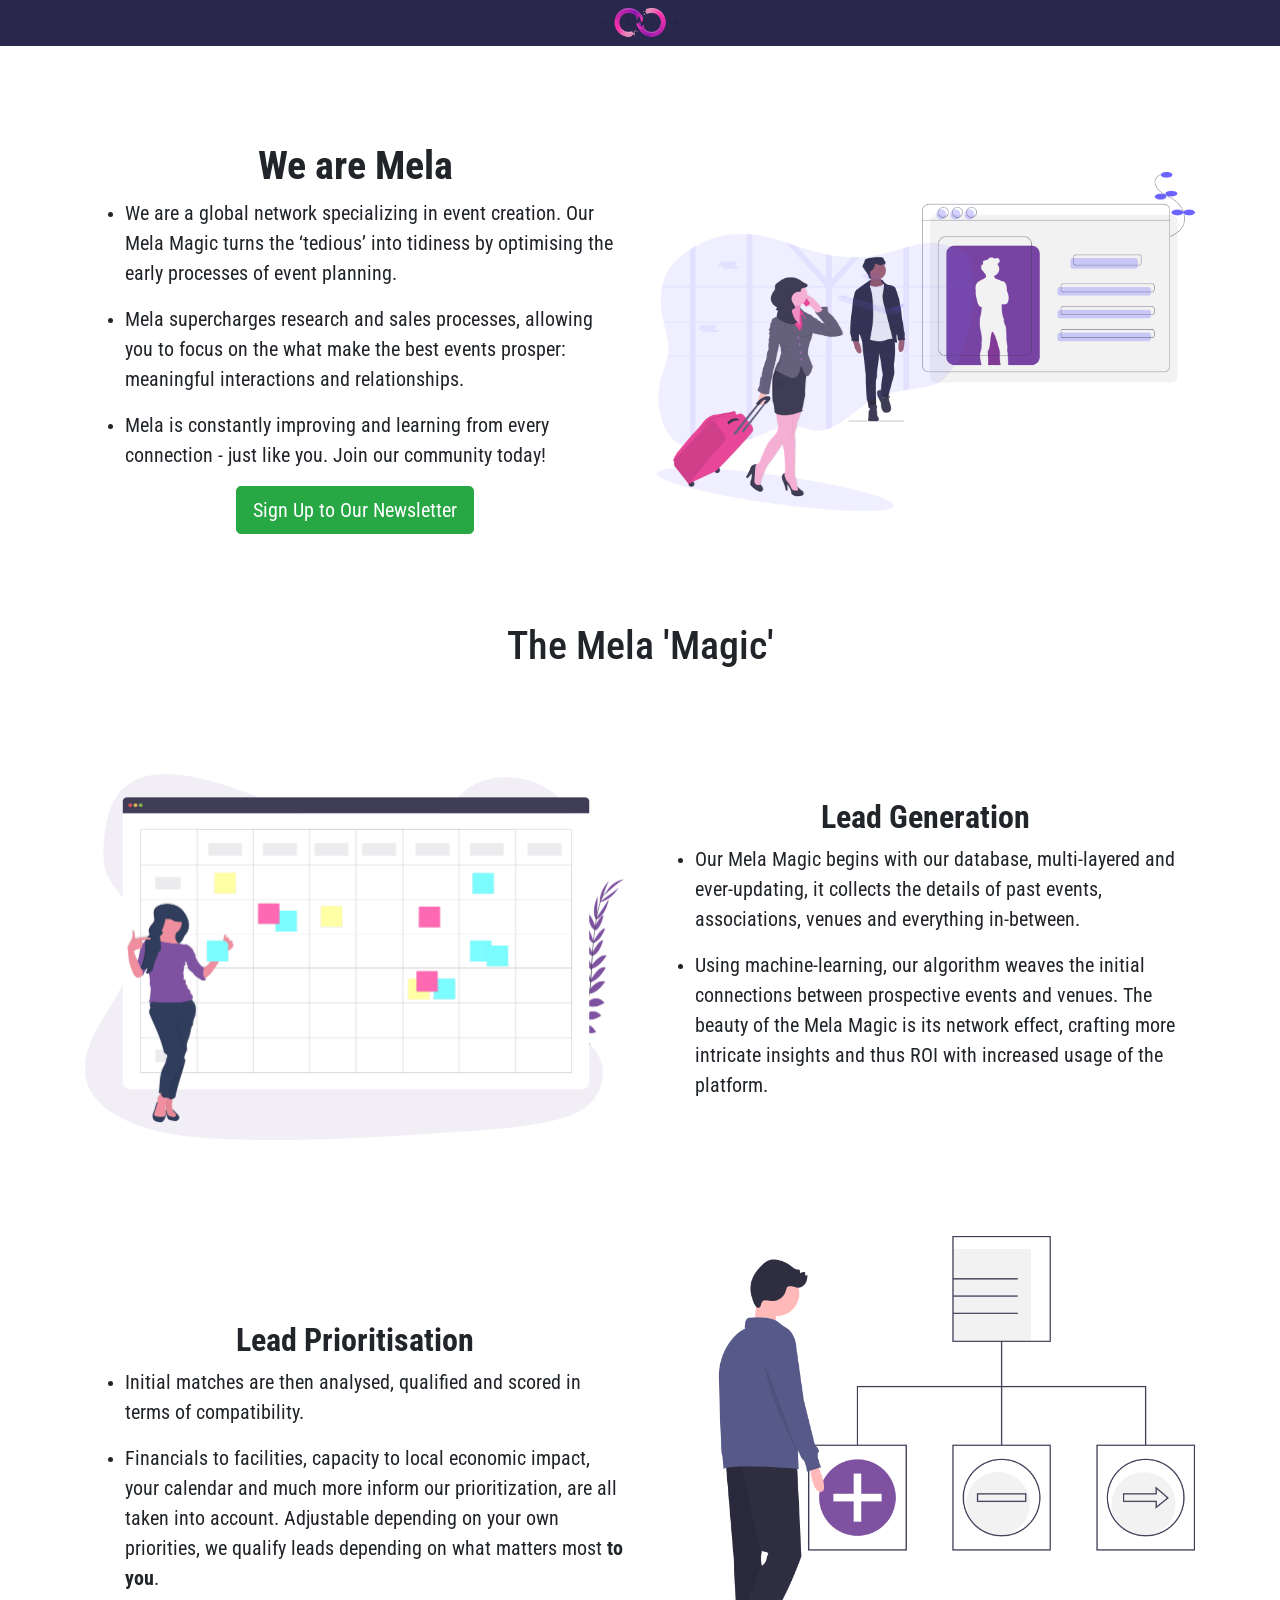
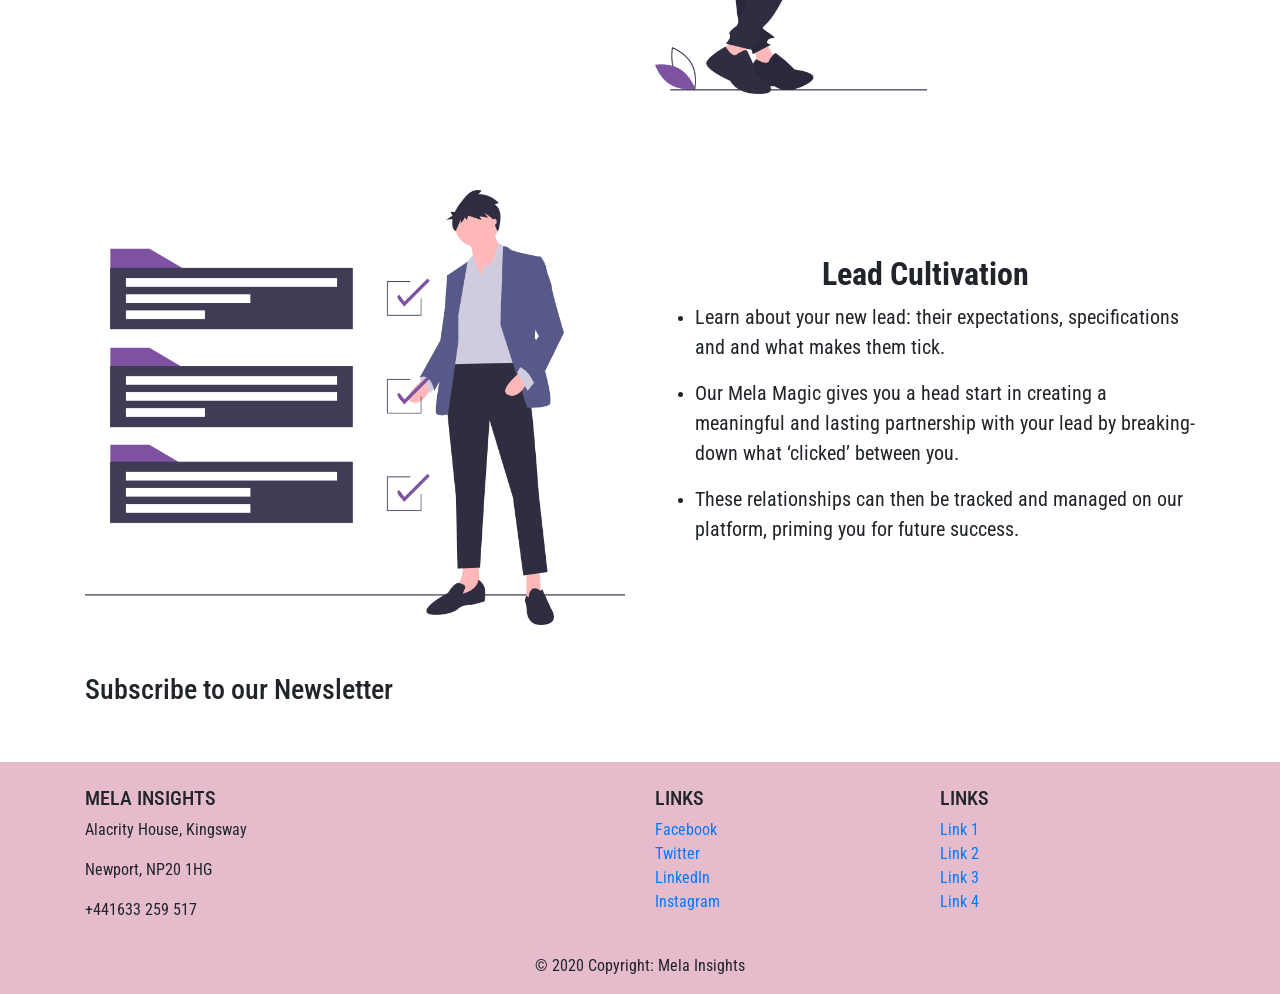
<file: landing-v3/index.html>
<!doctype html>
<html lang="en">

<head>

	<!-- Global site tag (gtag.js) - Google Analytics -->
	<script async src="https://www.googletagmanager.com/gtag/js?id=UA-158048336-1"></script>
	<script>
	  window.dataLayer = window.dataLayer || [];
	  function gtag(){dataLayer.push(arguments);}
	  gtag('js', new Date());

	  gtag('config', 'UA-158048336-1');
	</script>

    <!-- Required meta tags -->
    <meta charset="utf-8">
    <meta name="viewport" content="width=device-width, initial-scale=1, shrink-to-fit=no">

    <!-- Bootstrap CSS -->
    <link rel="stylesheet" href="https://stackpath.bootstrapcdn.com/bootstrap/4.4.1/css/bootstrap.min.css" integrity="sha384-Vkoo8x4CGsO3+Hhxv8T/Q5PaXtkKtu6ug5TOeNV6gBiFeWPGFN9MuhOf23Q9Ifjh" crossorigin="anonymous">
    <link href="https://fonts.googleapis.com/css?family=Roboto+Condensed&display=swap" rel="stylesheet">
    <link href="css/styles.css" rel="stylesheet">

    <title>Mela Insights</title> 
</head>

<body>

	<header style="background-color: #29274C">
	  <div class="container text-center">
	    <nav class="navbar">
	      <a class="ml-auto mr-auto" href="">
	        <img src="img/logo-colour.png" height="30" alt="image">
	      </a>
	    </nav>
	  </div>
	</header>

	<!-- Section 1 -->
	
		<div class="container pb-5">
			<br>
			<br>
			<div class="row align-items-center pt-5">

				<div class="col-12 col-md-6 col-lg-6" align="center" style="text-align: left">
					<h1 style="text-align: center;"><strong>We are Mela</strong></h1>
					<ul>
						<li><p style="font-size:20px">We are a global network specializing in event creation. Our Mela Magic turns the ‘tedious’ into tidiness by optimising the early processes of event planning.</p></li>
						<li><p style="font-size:20px">Mela supercharges research and sales processes, allowing you to focus on the what make the best events prosper: meaningful interactions and relationships.</p></li>
						<li><p style="font-size:20px">Mela is constantly improving and learning from every connection - just like you. Join our community today!</p></li>
					</ul>
					<p align="center"><a class="btn btn-success btn-lg" href="#hubspot-form">Sign Up to Our Newsletter</a></p>
				</div>

				<div class="col-6 col-md-6 col-lg-6" align="center">
				<img alt="image" class="img-fluid" src="img/hero@2x.png">
				</div>
			</div>
		</div>
	

	<!-- Section 2 -->
	
		<br>
		<div class="container pb-5"> 
			<div class="row">
			  <div class="col-12 text-center">
			    <h1>The Mela 'Magic'</h1>
			  </div>
			</div>
		</div>

		<div class="container pb-5">
			<!-- Section 2.1 -->
			<div class="row align-items-center pt-5">   
				<div class="col-6 col-md-6 col-lg-6" align="center">
					<img alt="image" class="img-fluid" src="img/lead-generation.png">
				</div>

				<div class="col-6 col-md-6 col-lg-6" align="center" style="text-align: left">
					<h2 style="text-align: center;"><strong>Lead Generation</strong></h2>
					<ul>
						<li><p style="font-size:20px">Our Mela Magic begins with our database, multi-layered and ever-updating, it collects the details of past events, associations, venues and everything in-between.</p></li>
						<li><p style="font-size:20px">Using machine-learning, our algorithm weaves the initial connections between prospective events and venues. The beauty of the Mela Magic is its network effect, crafting more intricate insights and thus ROI with increased usage of the platform.</p></li>
					</ul>
				</div>
			</div>
			<br>
			<br>

			<!-- Section 2.2 -->
			<div class="row align-items-center pt-5">
				<div class="col-6 col-md-6 col-lg-6" align="center" style="text-align: left">
				    <h2 style="text-align: center;"><strong>Lead Prioritisation</strong></h2>
				    <ul>
				    	<li><p style="font-size:20px">Initial matches are then analysed, qualified and scored in terms of compatibility.</p></li>
				    	<li><p style="font-size:20px">Financials to facilities, capacity to local economic impact, your calendar and much more inform our prioritization, are all taken into account. Adjustable depending on your own priorities, we qualify leads depending on what matters most <strong>to you</strong>.</p></li>
				    </ul>
				</div>
				<div class="col-6 col-md-6 col-lg-6" align="center">
			    	<img alt="image" class="img-fluid" src="img/lead-prioritisation.png">
				</div>
			</div>

			<br>
			<br>

			<!-- Section 2.3 -->
			<div class="row align-items-center pt-5">
			  <div class="col-6 col-md-6 col-lg-6" align="center">
			    <img alt="image" class="img-fluid" src="img/lead-nurturing.png">
			  </div>
			  <div class="col-6 col-md-6 col-lg-6" align="center" style="text-align: left">
			    <h2 style="text-align: center;"><strong>Lead Cultivation</strong></h2>
			    <ul>
			    	<li><p style="font-size:20px">Learn about your new lead: their expectations, specifications and and what makes them tick.</p></li>
			    	<li><p style="font-size:20px">Our Mela Magic gives you a head start in creating a meaningful and lasting partnership with your lead by breaking-down what ‘clicked’ between you.</p></li>
			    	<li><p style="font-size:20px">These relationships can then be tracked and managed on our platform, priming you for future success.</p></li>
			    </ul>
			  </div>
			</div>

			<br>
			<br>

			<div class="row" id="hubspot-form">

				<div class="col-12 col-md-12 col-lg-12">
					<h3> Subscribe to our Newsletter </h3>
					<script charset="utf-8" type="text/javascript" src="https://js.hsforms.net/forms/shell.js"></script>
					<script>
					  hbspt.forms.create({
						portalId: "7111865",
						formId: "02339dfc-8415-4cdd-9562-f2f467246e27"
					});
					</script>
				</div>
			</div>

		</div>
	
		<footer class="page-footer font-small pt-4" style="background-color: #E6BCCD">

		  <!-- Footer Links -->
		  <div class="container text-center text-md-left">

		    <!-- Grid row -->
		    <div class="row">

		      <!-- Grid column -->
		      <div class="col-md-6 mt-md-0 mt-3">

		        <!-- Content -->
		        <h5 class="text-uppercase">Mela Insights</h5>
		        <p>Alacrity House, Kingsway</p>
		        <p>Newport, NP20 1HG</p>
		        <p>+441633 259 517</p>

		      </div>
		      <!-- Grid column -->

		      <hr class="clearfix w-100 d-md-none pb-3">

		      <!-- Grid column -->
		      <div class="col-md-3 mb-md-0 mb-3">

		        <!-- Links -->
		        <h5 class="text-uppercase">Links</h5>

		        <ul class="list-unstyled">
		          <li>
		            <a href="https://www.facebook.com/mela.insights/">Facebook</a>
		          </li>
		          <li>
		            <a href="https://twitter.com/Mela_Insights">Twitter</a>
		          </li>
		          <li>
		            <a href="https://www.linkedin.com/company/melainsights/">LinkedIn</a>
		          </li>
		          <li>
		            <a href="https://instagram.com/mela.insights">Instagram</a>
		          </li>
		        </ul>

		      </div>
		      <!-- Grid column -->

		      <!-- Grid column -->
		      <div class="col-md-3 mb-md-0 mb-3">

		        <!-- Links -->
		        <h5 class="text-uppercase">Links</h5>

		        <ul class="list-unstyled">
		          <li>
		            <a href="#!">Link 1</a>
		          </li>
		          <li>
		            <a href="#!">Link 2</a>
		          </li>
		          <li>
		            <a href="#!">Link 3</a>
		          </li>
		          <li>
		            <a href="#!">Link 4</a>
		          </li>
		        </ul>

		      </div>
		      <!-- Grid column -->

		    </div>
		    <!-- Grid row -->

		  </div>
		  <!-- Footer Links -->

		  <!-- Copyright -->
		  <div class="footer-copyright text-center py-3">© 2020 Copyright: Mela Insights</div>
		  <!-- Copyright -->
		</footer>
	

    <!-- Optional JavaScript -->
    <!-- jQuery first, then Popper.js, then Bootstrap JS -->
    <script src="https://code.jquery.com/jquery-3.2.1.slim.min.js" integrity="sha384-KJ3o2DKtIkvYIK3UENzmM7KCkRr/rE9/Qpg6aAZGJwFDMVNA/GpGFF93hXpG5KkN" crossorigin="anonymous"></script>
    <script src="https://cdnjs.cloudflare.com/ajax/libs/popper.js/1.12.9/umd/popper.min.js" integrity="sha384-ApNbgh9B+Y1QKtv3Rn7W3mgPxhU9K/ScQsAP7hUibX39j7fakFPskvXusvfa0b4Q" crossorigin="anonymous"></script>
    <script src="https://maxcdn.bootstrapcdn.com/bootstrap/4.0.0/js/bootstrap.min.js" integrity="sha384-JZR6Spejh4U02d8jOt6vLEHfe/JQGiRRSQQxSfFWpi1MquVdAyjUar5+76PVCmYl" crossorigin="anonymous"></script>

</body>

</html>
</file>
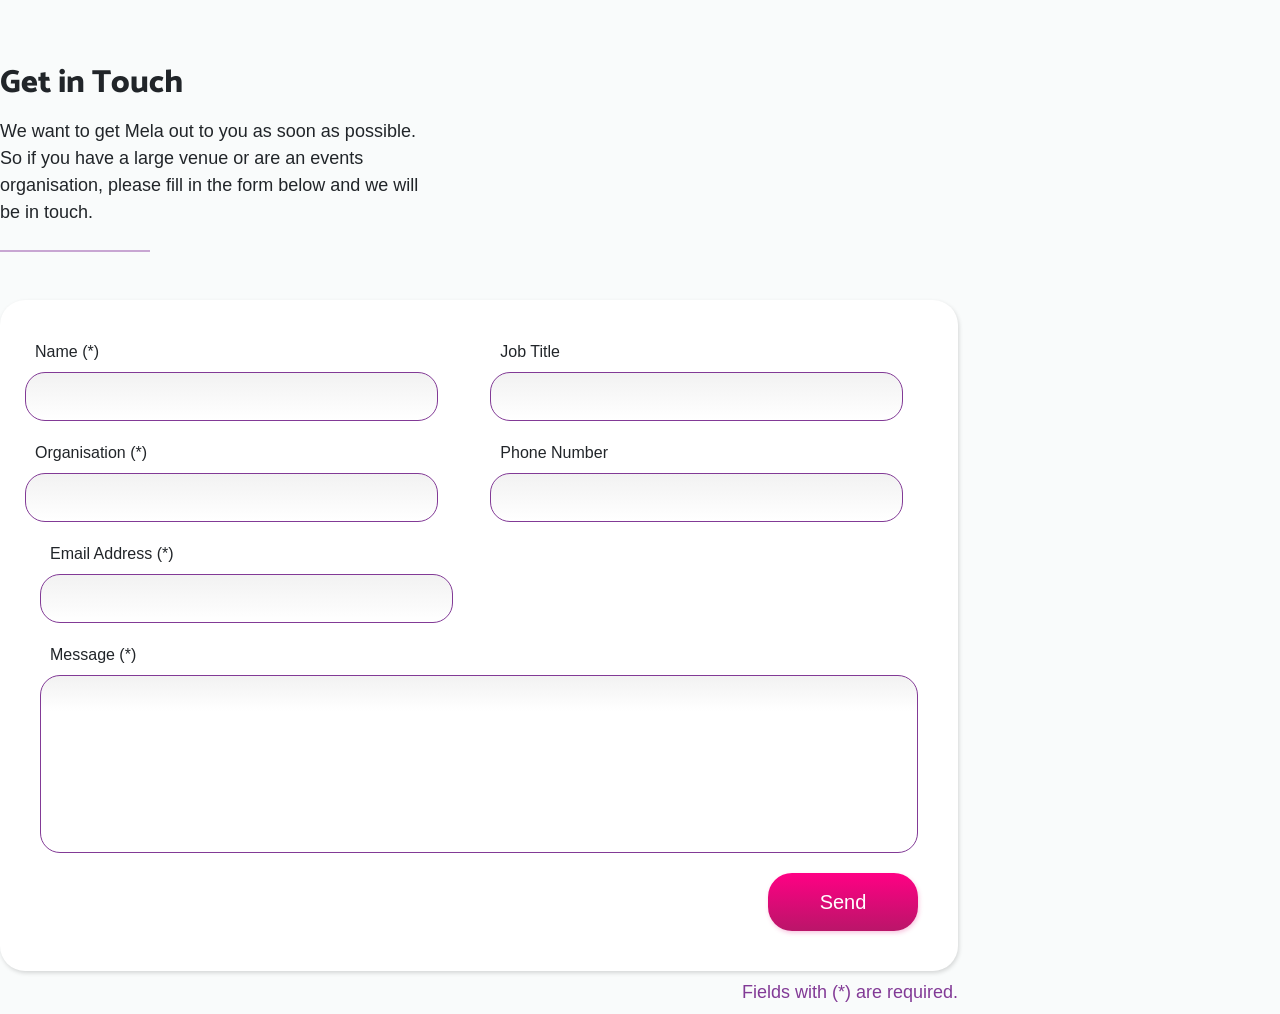
<file: landing-v2/test.html>
<!DOCTYPE html>
<html>
<head>
  <title></title>

  <meta charset="utf-8">
  <meta name="viewport" content="width=device-width, initial-scale=1, shrink-to-fit=no">
  <meta name="description" content="">
  <meta name="author" content="">

  <title>One Page Wonder - Start Bootstrap Template</title>

  <!-- Bootstrap core CSS -->
  <link href="vendor/bootstrap/css/bootstrap.min.css" rel="stylesheet">

  <!-- Custom fonts for this template -->
  <link href="https://fonts.googleapis.com/css?family=Catamaran:100,200,300,400,500,600,700,800,900" rel="stylesheet">
  <link href="https://fonts.googleapis.com/css?family=Lato:100,100i,300,300i,400,400i,700,700i,900,900i" rel="stylesheet">
  <link href="https://maxcdn.bootstrapcdn.com/font-awesome/4.7.0/css/font-awesome.min.css" rel="stylesheet">

  <!-- Custom styles for this template -->
  <link href="css/one-page-wonder.min.css" rel="stylesheet">
  <link rel="stylesheet" href="css/styles.css">

</head>
<body>
    
    <div id="contact"> 
      <h2>Get in Touch</h2>  
        <p>
          We want to get Mela out to you as soon as possible. So if you have a large venue or are an events 
          organisation, please fill in the form below and we will be in touch.
        </p>
        
        <hr align="left" noshade="noshade">
          <div class='form-container'>
            <form class='borderbox'>
              <!-- For a half input, use "section", for two in a row wrap in "row" -->              
              <div class='row'>
                <div class="section">
                  <label>Name (*)</label>
                  <input class="borderbox" required>
                </div>
                <div class="job-section section">
                  <label>Job Title</label>
                  <input class="borderbox">
                </div>
              </div>
              
              <div class='row'>
                <div class="section">
                  <label>Organisation (*)</label>
                  <input class="borderbox" required>
                </div>
                <div class="phone-section section">
                  <label>Phone Number</label>
                  <input class="borderbox">
                </div>
              </div>
      
              <div class="section">
                <label>Email Address (*)</label>
                <input class="borderbox" required>
              </div>
      
              <label>Message (*)</label>
              <textarea class="borderbox" rows="6" required></textarea>
              
              <div>
                <button>Send</button>
              </div>
            
            </form>
            
            <p>Fields with (*) are required.</p>
      </div>
    </div>

</body>
</html>
</file>
<file: styles/styles.css>
/* ::-webkit-scrollbar {
  display: none;
} */

@media all  {
  .borderbox {
    -webkit-box-sizing: border-box; /* Safari/Chrome, other WebKit */
    -moz-box-sizing: border-box;    /* Firefox, other Gecko */
    box-sizing: border-box;         /* Opera/IE 8+ */
  }
  button {
    color: #ffffff;
    cursor: pointer;
    font-family: 'Muli', sans-serif;
    font-size: 18px;
    width: 127px;
    padding: 16px;
    padding-left: 0px;
    padding-right: 0px;
    border: none;
    border-radius: 24px;
    background: linear-gradient(180deg, rgba(255,0,132,1) 0%, rgba(186,21,105,1) 100%);
    box-shadow: 1px 2px 4px rgba(232,70,153,0.3);
  }
    button:focus {
      outline:0;
    }

  .wave {
    position: absolute;
    background-color: #EDDAEC;
    z-index: -10;
    left: -32px;
    right: -32px;
    top: 0;
    bottom: 0;
  }
  .wave::after {
    content: "";
    position: absolute;
    top: -1px;
    left: 0;
    width: 100%;
    height: 3%;
    background: url(../images/SVG/wave1-flip.svg);
    background-repeat: no-repeat;
    background-size: cover;
  }

  .wave2 {
    position: absolute;
    z-index: -10;
    left: -32px;
    right: -32px;
    top: 0;
    bottom: 0;
  }
  .wave2::before {
    content: "";
    position: absolute;
    bottom: -1px;
    left: 0;
    width: 100%;
    height: 6%;
    background: url(../images/SVG/wave2.svg);
    background-repeat: no-repeat;
    background-size: cover;
  }

  html {
    flex-grow: 1;
    overflow-x: hidden;
  }

  body {
    display: flex;
    flex-direction: column;
    position: relative;
    flex-grow: 1;
    margin: 0;
    font-family: 'Muli', sans-serif;
    background-color: #F9FBFB;
    overflow-x: hidden
  }

  .container {
    display: flex;
    flex-grow: 1;
  }

  #content {
    flex-direction: column;
    padding-left: 32px;
    padding-right: 32px;
  }
    #content h2 {
      font-family: 'Ovo', serif;
      margin: 0px;
      font-size: 48px;
      font-weight: 100;
      color: #823A96;
    }

  /* ---------- Navbar ---------- */
  #openNav {
    position: fixed;
    z-index: 1;
    z-index: 10;
    top: 20px;
    left: 20px;
    font-size: 50px;
    cursor: pointer;
    color: #E84699;
    visibility: visible;
  }
  #closeNav {
    position: fixed;
    z-index: 1;
    top: 20px;
    left: 270px;
    font-size: 60px;
    cursor: pointer;
    color: #e84699;
    visibility: hidden;
  }
  #navbar {
    display: flex;
    position: fixed;
    flex-direction: column;
    align-items: flex-end;
    height: 100%;
    padding-top: 50px;
    width: 0;
    z-index: 1;
    background-color: #FBDBEB;
    overflow-x: hidden;
    transition: 0.3s;
  }
    #navbar #logo-link {
      width: 80%;
      padding-right: 30px;
      cursor: pointer;
    }
    #navbar .secondary-links {
      display: flex;
      flex-grow: 1;
      padding-right: 30px;
      flex-direction: column;
      align-items: flex-end;
      justify-content: center;
    }
      #navbar .secondary-links p {
        color: #823A96;
        font-style: italic;
      }
      #navbar .secondary-links .social-links {
        display: flex;
        flex-direction: row;
        justify-content: space-around;
      }
      #navbar .secondary-links .social-links .social {
        margin-bottom: 18px;
        margin-left: 6px;
        width: 48px;
      }
    #navbar #navigation {
      margin-top: 48px;
      display: flex;
      flex-direction: column;
      align-items: flex-end;
    }
      #navbar #navigation a {
        text-decoration: none;
        margin-bottom: 24px;
        padding-right: 24px;
        font-size: 24px;
        color: #E84699;
      }
  
  /* ---------- Landing Page ----------- */

  #landing-page {
    position: relative;
    min-height: 100vh;
    flex-direction: column;
    display: flex;
    justify-content: center;
    align-items: center;
  }
    #landing-page .landing-page-logo {
      width: 100%
    }
    #landing-page p {
      color: #9D6FB8;
      font-style: italic;
      font-size: 30px;
      text-align: center;
    }
    #landing-page #cta {
      position: absolute;
      bottom: 64px;
    }

  /* ---------- About ---------- */

  #about {
    position: relative;
    min-height: 100vh;
    padding-top: 64px;
    flex-direction: column;
  }
    #about p {
      margin-top: 8px;
      font-size: 16px;
      max-width: 500px;
    }
    #about hr {
      width: 150px;
      border: none;
      border-top: 2px solid #C8A6D2;
      background-color: #C8A6D2;
    }
    #about .wave::before {
      content: "";
      position: absolute;
      bottom: -1px;
      left: 0;
      width: 100%;
      height: 6%;
      background: url(../images/SVG/wave1.svg);
      background-repeat: no-repeat;
      background-size: cover;
    }
    #about .img-container {
      padding-top: 24px;
      display: flex;
      align-items: flex-start;
    }
      #about .img-container img {
        width: 100%
      }

  /* ---------- Product ---------- */
  #product {
    position: relative;
    min-height: 100vh;
    flex-direction: column;
    padding-top: 50px;
  }
  #product .wireframe-container {
    display: flex;
    justify-content: space-around;
  }
    #product hr {
      border: none;
      border-top: 2px solid #C8A6D2;
      background-color: #C8A6D2;
      width: 150px;
    }
    #product p {
      margin-top: 8px;
      font-size: 16px;
      max-width: 500px;
    }
    #product .screenshot {
      margin-top: 0px;
      width: 626px;
    }
    #product .features-list {
      flex-wrap: wrap;
      display: flex;
      flex-direction: row;
      justify-content: space-around;
      margin-bottom: 64px;
    }
      #product .features-list .feature {
        display: flex;
        flex-direction: column;
        align-items: center;
        margin: 16px;
        margin-top: 32px;
      }
        #product .features-list .feature .primary {
          font-size: 24px;
          margin-top: 20px;
          color: #823A96
        }
        #product .features-list .feature .secondary {
          font-size: 16px;
          width: 300px;
          text-align: center;
        }
  /* ---------- Contact  ---------- */
  #contact {
    position: relative;
    min-height: 100vh;
    display: flex;
    flex-direction: column;
    padding-top: 64px;
  } 
    #contact .bg-color {
      position: absolute;
      background-color: #EDDAEC;
      z-index: -10;
      left: -32px;
      right: -32px;
      top: 0;
      bottom: 0;
    }
    #contact p {
      margin-top: 8px;
      margin-bottom: 8px;
      font-size: 16px;
      max-width: 500px;
    }
    #contact hr {
      border: none;
      border-top: 2px solid #C8A6D2;
      background-color: #C8A6D2;
      width: 150px;
    }
    #contact .form-container {
      position: relative;
      display: flex;
      flex-direction: column;
    }
      #contact .form-container form {
        display: flex;
        flex-direction: column;
        box-shadow: 1px 2px 4px rgba(0,0,0,0.15);
        background-color: #ffffff;
        padding: 24px;
        padding-top: 32px;
        border-radius: 25px;
      }
      #contact .form-container p {
        color: #823a96;
        text-align: right;
      }
        #contact .form-container form input {
          display: flex;
          font-size: 18px;
          width: 100%;
          flex-grow: 1;
          padding: 10px;
          border: 1px solid #823A96;
          border-radius: 20px;
          background: linear-gradient(180deg,  rgba(0,0,0,0.05) 0%, rgba(255,255,255,1) 100%);
        }
        #contact .form-container form .row {
          flex: 1;
          flex-direction: row;
          width: 100%;
          justify-content: space-between;
        }
        #contact .form-container form label {
          display: block;
          padding-left: 10px;
        }
        #contact .form-container form textarea {
          border: 1px solid #823A96;
          font-size: 18px;
          padding: 7px;
          resize: none;
          border-radius: 20px;
          background: linear-gradient(180deg,  rgba(0,0,0,0.05) 0%, rgba(255,255,255,1) 20%);
        }
        #contact .form-container form .section {
          display: block;
          float: left;
          width: 100%;
          margin-bottom: 20px;
        }
        #contact .form-container form br {
          clear: both;
        }
        #contact .form-container form button {
          margin-top: 20px;
          float: right;
        }

  /* ---------- Footer ---------- */
  #footer {
    background-color: #823A96;
    color: #ffffff;
    padding-left: 32px;
    padding-right: 32px;
  }

  #footer-content {
    margin-top: 20px;
    padding-top: 8px;
    display: flex;
    flex-direction: column;
    justify-content: space-around;
    border-top: 1px solid #ffff;
  }
    #footer-content .section {
      width: 200px;
      margin-bottom: 16px;
    }
      #footer-content .section .primary {
        font-size: 18px;
        margin-bottom: 0px;
        margin-top: 0px;
      }
      #footer-content .section .secondary {
        margin-top: 5px;
        font-size: 12px;
        color: #E6CDE5;
        font-weight: lighter;
      }
      #footer-content .section .registration {
        font-size: 10px;
        color: #E6CDE5;
      }
}

/* Laptop Styling */
@media (min-width: 1024px)  {
  .wave {
    left: -275px;
    right: -150px;
    top: 0;
    bottom: 0;
  }
  .wave::after {
    height: 10%;
  }

  button {
    font-size: 20px;
    width: 150px;
    padding: 14px;
    padding-left: 0px;
    padding-right: 0px;
    border-radius: 24px;
  }

  .wave2 {
    left: -275px;
    right: -150px;
    top: 0;
    bottom: 0;
  }

  #content {
    padding-left: 75px;
    padding-right: 150px;
    margin-left: 200px;
  }
    #content h2 {
      font-size: 60px;
    }

  /* ---------- Navbar ---------- */
  #openNav {
    visibility: hidden;
  }
  #closeNav {
    visibility: hidden;
  }
  #navbar {
    width: 200px;
    padding: 20px;
    padding-top: 64px;
    background-color: rgba(255,255,255,0.1);
  }
    #navbar #selector {
      visibility: hidden;
      background-color: #823A96;
      left: 187px;
      width: 2px;
      height: 20px;
      position: absolute;
      border-radius: 10px
    }
    #navbar #logo-link {
      width: 90%;
      padding-right: 0px;
    }
    #navbar .secondary-links {
      padding-right: 0px;
    }
      #navbar .social-links .social {
        width: 48px;
        padding-right: 0px;
      }
    #navbar #navigation a {
      margin-bottom: 16px;
      font-size: 20px;
      padding-right: 0px;
    }
    #navbar #navigation a:hover {
      text-decoration: underline;
    }

    /* ------- Landing Page -------- */
    #landing-page {
      padding-right: 125px
    }
    #landing-page .landing-page-logo {
      width: 90%;
      max-width: 1100px;
    }

    #landing-page p {
      font-size: 36px;
    }

    #landing-page #cta {
      position: static;
      margin-top: 32px;
    }

    /* ------- About ------- */
    
    #about {
      flex-direction: row;
      justify-content: space-between;
      flex-wrap: wrap;
      padding-top: 125px;
    }
      #about .wave::before {
        height: 10%;
      }
      #about p {
        font-size: 18px;
        width: 434px;
      }
      #about .img-container {
        padding-top: 0;
      }
        #about .img-container img {
          width: 100%;
          min-width: 550px;
        }
    
    /* ------- Product -------- */
    #product p {
      font-size: 18px;
    }
      #product .features-list {
        margin-top: 50px;
      }
      #product .features-list .feature .primary {
        font-size: 30px;
      }
      #product .screenshot {
        width: 100%;
        min-width: 626px;
      }


    /* -------- Contact --------- */

    #contact {
      padding-top: 64px;
    }
      #contact .bg-color {
        left: -275px;
        right: -150px;
        top: 0;
        bottom: 0;
      }
      #contact p {
        font-size: 18px;
        width: 434px;
      }
      #contact .form-container {
        max-width: 958px;
      }
        #contact .form-container p {
          max-width: 100%;
          width: 100%;
        }
        #contact .form-container form {
          display: flex;
          flex-direction: column;
          box-shadow: 1px 2px 4px rgba(0,0,0,0.15);
          background-color: #ffffff;
          padding: 40px;
          width: 100%;
          border-radius: 25px;
          margin-top: 32px
        }
          #contact .form-container form .section {
            width: 47%;
          }
          #contact .form-container form .phone-section {
            margin-left: 6%
          }
          #contact .form-container form .job-section {
            margin-left: 6%
          }



    /* -------- Footer ---------- */
    #footer {
      padding-left: 100px;
      padding-right: 100px;
    }
    
    #footer-content {
      flex-direction: row;
    }
}

@media (min-width: 1400px) {
  #about {
    flex-wrap: nowrap;
  }
}
</file>
<file: landing-v1/styles/styles.css>
/* ::-webkit-scrollbar {
  display: none;
} */

@media all  {
  .borderbox {
    -webkit-box-sizing: border-box; /* Safari/Chrome, other WebKit */
    -moz-box-sizing: border-box;    /* Firefox, other Gecko */
    box-sizing: border-box;         /* Opera/IE 8+ */
  }
  button {
    color: #ffffff;
    cursor: pointer;
    font-family: 'Muli', sans-serif;
    font-size: 18px;
    width: 127px;
    padding: 16px;
    padding-left: 0px;
    padding-right: 0px;
    border: none;
    border-radius: 24px;
    background: linear-gradient(180deg, rgba(255,0,132,1) 0%, rgba(186,21,105,1) 100%);
    box-shadow: 1px 2px 4px rgba(232,70,153,0.3);
  }
    button:focus {
      outline:0;
    }

  .wave {
    position: absolute;
    background-color: #EDDAEC;
    z-index: -10;
    left: -32px;
    right: -32px;
    top: 0;
    bottom: 0;
  }
  .wave::after {
    content: "";
    position: absolute;
    top: -1px;
    left: 0;
    width: 100%;
    height: 3%;
    background: url(../images/SVG/wave1-flip.svg);
    background-repeat: no-repeat;
    background-size: cover;
  }

  .wave2 {
    position: absolute;
    z-index: -10;
    left: -32px;
    right: -32px;
    top: 0;
    bottom: 0;
  }
  .wave2::before {
    content: "";
    position: absolute;
    bottom: -1px;
    left: 0;
    width: 100%;
    height: 6%;
    background: url(../images/SVG/wave2.svg);
    background-repeat: no-repeat;
    background-size: cover;
  }

  html {
    flex-grow: 1;
    overflow-x: hidden;
  }

  body {
    display: flex;
    flex-direction: column;
    position: relative;
    flex-grow: 1;
    margin: 0;
    font-family: 'Muli', sans-serif;
    background-color: #F9FBFB;
    overflow-x: hidden
  }

  .container {
    display: flex;
    flex-grow: 1;
  }

  #content {
    flex-direction: column;
    padding-left: 32px;
    padding-right: 32px;
  }
    #content h2 {
      font-family: 'Ovo', serif;
      margin: 0px;
      font-size: 48px;
      font-weight: 100;
      color: #823A96;
    }

  /* ---------- Navbar ---------- */
  #openNav {
    position: fixed;
    z-index: 1;
    z-index: 10;
    top: 20px;
    left: 20px;
    font-size: 50px;
    cursor: pointer;
    color: #E84699;
    visibility: visible;
  }
  #closeNav {
    position: fixed;
    z-index: 1;
    top: 20px;
    left: 270px;
    font-size: 60px;
    cursor: pointer;
    color: #e84699;
    visibility: hidden;
  }
  #navbar {
    display: flex;
    position: fixed;
    flex-direction: column;
    align-items: flex-end;
    height: 100%;
    padding-top: 50px;
    width: 0;
    z-index: 1;
    background-color: #FBDBEB;
    overflow-x: hidden;
    transition: 0.3s;
  }
    #navbar #logo-link {
      width: 80%;
      padding-right: 30px;
      cursor: pointer;
    }
    #navbar .secondary-links {
      display: flex;
      flex-grow: 1;
      padding-right: 30px;
      flex-direction: column;
      align-items: flex-end;
      justify-content: center;
    }
      #navbar .secondary-links p {
        color: #823A96;
        font-style: italic;
      }
      #navbar .secondary-links .social-links {
        display: flex;
        flex-direction: row;
        justify-content: space-around;
      }
      #navbar .secondary-links .social-links .social {
        margin-bottom: 18px;
        margin-left: 6px;
        width: 48px;
      }
    #navbar #navigation {
      margin-top: 48px;
      display: flex;
      flex-direction: column;
      align-items: flex-end;
    }
      #navbar #navigation a {
        text-decoration: none;
        margin-bottom: 24px;
        padding-right: 24px;
        font-size: 24px;
        color: #E84699;
      }
  
  /* ---------- Landing Page ----------- */

  #landing-page {
    position: relative;
    min-height: 100vh;
    flex-direction: column;
    display: flex;
    justify-content: center;
    align-items: center;
  }
    #landing-page .landing-page-logo {
      width: 100%
    }
    #landing-page p {
      color: #9D6FB8;
      font-style: italic;
      font-size: 30px;
      text-align: center;
    }
    #landing-page #cta {
      position: absolute;
      bottom: 64px;
    }

  /* ---------- About ---------- */

  #about {
    position: relative;
    min-height: 100vh;
    padding-top: 64px;
    flex-direction: column;
  }
    #about p {
      margin-top: 8px;
      font-size: 16px;
      max-width: 500px;
    }
    #about hr {
      width: 150px;
      border: none;
      border-top: 2px solid #C8A6D2;
      background-color: #C8A6D2;
    }
    #about .wave::before {
      content: "";
      position: absolute;
      bottom: -1px;
      left: 0;
      width: 100%;
      height: 6%;
      background: url(../images/SVG/wave1.svg);
      background-repeat: no-repeat;
      background-size: cover;
    }
    #about .img-container {
      padding-top: 24px;
      display: flex;
      align-items: flex-start;
    }
      #about .img-container img {
        width: 100%
      }

  /* ---------- Product ---------- */
  #product {
    position: relative;
    min-height: 100vh;
    flex-direction: column;
    padding-top: 50px;
  }
  #product .wireframe-container {
    display: flex;
    justify-content: space-around;
  }
    #product hr {
      border: none;
      border-top: 2px solid #C8A6D2;
      background-color: #C8A6D2;
      width: 150px;
    }
    #product p {
      margin-top: 8px;
      font-size: 16px;
      max-width: 500px;
    }
    #product .screenshot {
      margin-top: 0px;
      width: 626px;
    }
    #product .features-list {
      flex-wrap: wrap;
      display: flex;
      flex-direction: row;
      justify-content: space-around;
      margin-bottom: 64px;
    }
      #product .features-list .feature {
        display: flex;
        flex-direction: column;
        align-items: center;
        margin: 16px;
        margin-top: 32px;
      }
        #product .features-list .feature .primary {
          font-size: 24px;
          margin-top: 20px;
          color: #823A96
        }
        #product .features-list .feature .secondary {
          font-size: 16px;
          width: 300px;
          text-align: center;
        }
  /* ---------- Contact  ---------- */
  #contact {
    position: relative;
    min-height: 100vh;
    display: flex;
    flex-direction: column;
    padding-top: 64px;
  } 
    #contact .bg-color {
      position: absolute;
      background-color: #EDDAEC;
      z-index: -10;
      left: -32px;
      right: -32px;
      top: 0;
      bottom: 0;
    }
    #contact p {
      margin-top: 8px;
      margin-bottom: 8px;
      font-size: 16px;
      max-width: 500px;
    }
    #contact hr {
      border: none;
      border-top: 2px solid #C8A6D2;
      background-color: #C8A6D2;
      width: 150px;
    }
    #contact .form-container {
      position: relative;
      display: flex;
      flex-direction: column;
    }
      #contact .form-container form {
        display: flex;
        flex-direction: column;
        box-shadow: 1px 2px 4px rgba(0,0,0,0.15);
        background-color: #ffffff;
        padding: 24px;
        padding-top: 32px;
        border-radius: 25px;
      }
      #contact .form-container p {
        color: #823a96;
        text-align: right;
      }
        #contact .form-container form input {
          display: flex;
          font-size: 18px;
          width: 100%;
          flex-grow: 1;
          padding: 10px;
          border: 1px solid #823A96;
          border-radius: 20px;
          background: linear-gradient(180deg,  rgba(0,0,0,0.05) 0%, rgba(255,255,255,1) 100%);
        }
        #contact .form-container form .row {
          flex: 1;
          flex-direction: row;
          width: 100%;
          justify-content: space-between;
        }
        #contact .form-container form label {
          display: block;
          padding-left: 10px;
        }
        #contact .form-container form textarea {
          border: 1px solid #823A96;
          font-size: 18px;
          padding: 7px;
          resize: none;
          border-radius: 20px;
          background: linear-gradient(180deg,  rgba(0,0,0,0.05) 0%, rgba(255,255,255,1) 20%);
        }
        #contact .form-container form .section {
          display: block;
          float: left;
          width: 100%;
          margin-bottom: 20px;
        }
        #contact .form-container form br {
          clear: both;
        }
        #contact .form-container form button {
          margin-top: 20px;
          float: right;
        }

  /* ---------- Footer ---------- */
  #footer {
    background-color: #823A96;
    color: #ffffff;
    padding-left: 32px;
    padding-right: 32px;
  }

  #footer-content {
    margin-top: 20px;
    padding-top: 8px;
    display: flex;
    flex-direction: column;
    justify-content: space-around;
    border-top: 1px solid #ffff;
  }
    #footer-content .section {
      width: 200px;
      margin-bottom: 16px;
    }
      #footer-content .section .primary {
        font-size: 18px;
        margin-bottom: 0px;
        margin-top: 0px;
      }
      #footer-content .section .secondary {
        margin-top: 5px;
        font-size: 12px;
        color: #E6CDE5;
        font-weight: lighter;
      }
      #footer-content .section .registration {
        font-size: 10px;
        color: #E6CDE5;
      }
}

/* Laptop Styling */
@media (min-width: 1024px)  {
  .wave {
    left: -275px;
    right: -150px;
    top: 0;
    bottom: 0;
  }
  .wave::after {
    height: 10%;
  }

  button {
    font-size: 20px;
    width: 150px;
    padding: 14px;
    padding-left: 0px;
    padding-right: 0px;
    border-radius: 24px;
  }

  .wave2 {
    left: -275px;
    right: -150px;
    top: 0;
    bottom: 0;
  }

  #content {
    padding-left: 75px;
    padding-right: 150px;
    margin-left: 200px;
  }
    #content h2 {
      font-size: 60px;
    }

  /* ---------- Navbar ---------- */
  #openNav {
    visibility: hidden;
  }
  #closeNav {
    visibility: hidden;
  }
  #navbar {
    width: 200px;
    padding: 20px;
    padding-top: 64px;
    background-color: rgba(255,255,255,0.1);
  }
    #navbar #selector {
      visibility: hidden;
      background-color: #823A96;
      left: 187px;
      width: 2px;
      height: 20px;
      position: absolute;
      border-radius: 10px
    }
    #navbar #logo-link {
      width: 90%;
      padding-right: 0px;
    }
    #navbar .secondary-links {
      padding-right: 0px;
    }
      #navbar .social-links .social {
        width: 48px;
        padding-right: 0px;
      }
    #navbar #navigation a {
      margin-bottom: 16px;
      font-size: 20px;
      padding-right: 0px;
    }
    #navbar #navigation a:hover {
      text-decoration: underline;
    }

    /* ------- Landing Page -------- */
    #landing-page {
      padding-right: 125px
    }
    #landing-page .landing-page-logo {
      width: 90%;
      max-width: 1100px;
    }

    #landing-page p {
      font-size: 36px;
    }

    #landing-page #cta {
      position: static;
      margin-top: 32px;
    }

    /* ------- About ------- */
    
    #about {
      flex-direction: row;
      justify-content: space-between;
      flex-wrap: wrap;
      padding-top: 125px;
    }
      #about .wave::before {
        height: 10%;
      }
      #about p {
        font-size: 18px;
        width: 434px;
      }
      #about .img-container {
        padding-top: 0;
      }
        #about .img-container img {
          width: 100%;
          min-width: 550px;
        }
    
    /* ------- Product -------- */
    #product p {
      font-size: 18px;
    }
      #product .features-list {
        margin-top: 50px;
      }
      #product .features-list .feature .primary {
        font-size: 30px;
      }
      #product .screenshot {
        width: 100%;
        min-width: 626px;
      }


    /* -------- Contact --------- */

    #contact {
      padding-top: 64px;
    }
      #contact .bg-color {
        left: -275px;
        right: -150px;
        top: 0;
        bottom: 0;
      }
      #contact p {
        font-size: 18px;
        width: 434px;
      }
      #contact .form-container {
        max-width: 958px;
      }
        #contact .form-container p {
          max-width: 100%;
          width: 100%;
        }
        #contact .form-container form {
          display: flex;
          flex-direction: column;
          box-shadow: 1px 2px 4px rgba(0,0,0,0.15);
          background-color: #ffffff;
          padding: 40px;
          width: 100%;
          border-radius: 25px;
          margin-top: 32px
        }
          #contact .form-container form .section {
            width: 47%;
          }
          #contact .form-container form .phone-section {
            margin-left: 6%
          }
          #contact .form-container form .job-section {
            margin-left: 6%
          }



    /* -------- Footer ---------- */
    #footer {
      padding-left: 100px;
      padding-right: 100px;
    }
    
    #footer-content {
      flex-direction: row;
    }
}

@media (min-width: 1400px) {
  #about {
    flex-wrap: nowrap;
  }
}
</file>
<file: landing-v2/css/styles.css>
/* ::-webkit-scrollbar {
  display: none;
} */

@media all  {
  .borderbox {
    -webkit-box-sizing: border-box; /* Safari/Chrome, other WebKit */
    -moz-box-sizing: border-box;    /* Firefox, other Gecko */
    box-sizing: border-box;         /* Opera/IE 8+ */
  }
  button {
    color: #ffffff;
    cursor: pointer;
    font-family: 'Muli', sans-serif;
    font-size: 18px;
    width: 127px;
    padding: 16px;
    padding-left: 0px;
    padding-right: 0px;
    border: none;
    border-radius: 24px;
    background: linear-gradient(180deg, rgba(255,0,132,1) 0%, rgba(186,21,105,1) 100%);
    box-shadow: 1px 2px 4px rgba(232,70,153,0.3);
  }
    button:focus {
      outline:0;
    }

  .wave {
    position: absolute;
    background-color: #EDDAEC;
    z-index: -10;
    left: -32px;
    right: -32px;
    top: 0;
    bottom: 0;
  }
  .wave::after {
    content: "";
    position: absolute;
    top: -1px;
    left: 0;
    width: 100%;
    height: 3%;
    background: url(../images/SVG/wave1-flip.svg);
    background-repeat: no-repeat;
    background-size: cover;
  }

  .wave2 {
    position: absolute;
    z-index: -10;
    left: -32px;
    right: -32px;
    top: 0;
    bottom: 0;
  }
  .wave2::before {
    content: "";
    position: absolute;
    bottom: -1px;
    left: 0;
    width: 100%;
    height: 6%;
    background: url(../images/SVG/wave2.svg);
    background-repeat: no-repeat;
    background-size: cover;
  }

  html {
    flex-grow: 1;
    overflow-x: hidden;
  }

  body {
    display: flex;
    flex-direction: column;
    position: relative;
    flex-grow: 1;
    margin: 0;
    font-family: 'Muli', sans-serif;
    background-color: #F9FBFB;
    overflow-x: hidden
  }

  .container {
    display: flex;
    flex-grow: 1;
  }

  #content {
    flex-direction: column;
    padding-left: 32px;
    padding-right: 32px;
  }
    #content h2 {
      font-family: 'Ovo', serif;
      margin: 0px;
      font-size: 48px;
      font-weight: 100;
      color: #823A96;
    }

  /* ---------- Navbar ---------- */
  #openNav {
    position: fixed;
    z-index: 1;
    z-index: 10;
    top: 20px;
    left: 20px;
    font-size: 50px;
    cursor: pointer;
    color: #E84699;
    visibility: visible;
  }
  #closeNav {
    position: fixed;
    z-index: 1;
    top: 20px;
    left: 270px;
    font-size: 60px;
    cursor: pointer;
    color: #e84699;
    visibility: hidden;
  }
  #navbar {
    display: flex;
    position: fixed;
    flex-direction: column;
    align-items: flex-end;
    height: 100%;
    padding-top: 50px;
    width: 0;
    z-index: 1;
    background-color: #FBDBEB;
    overflow-x: hidden;
    transition: 0.3s;
  }
    #navbar #logo-link {
      width: 80%;
      padding-right: 30px;
      cursor: pointer;
    }
    #navbar .secondary-links {
      display: flex;
      flex-grow: 1;
      padding-right: 30px;
      flex-direction: column;
      align-items: flex-end;
      justify-content: center;
    }
      #navbar .secondary-links p {
        color: #823A96;
        font-style: italic;
      }
      #navbar .secondary-links .social-links {
        display: flex;
        flex-direction: row;
        justify-content: space-around;
      }
      #navbar .secondary-links .social-links .social {
        margin-bottom: 18px;
        margin-left: 6px;
        width: 48px;
      }
    #navbar #navigation {
      margin-top: 48px;
      display: flex;
      flex-direction: column;
      align-items: flex-end;
    }
      #navbar #navigation a {
        text-decoration: none;
        margin-bottom: 24px;
        padding-right: 24px;
        font-size: 24px;
        color: #E84699;
      }
  
  /* ---------- Landing Page ----------- */

  #landing-page {
    position: relative;
    min-height: 100vh;
    flex-direction: column;
    display: flex;
    justify-content: center;
    align-items: center;
  }
    #landing-page .landing-page-logo {
      width: 100%
    }
    #landing-page p {
      color: #9D6FB8;
      font-style: italic;
      font-size: 30px;
      text-align: center;
    }
    #landing-page #cta {
      position: absolute;
      bottom: 64px;
    }

  /* ---------- About ---------- */

  #about {
    position: relative;
    min-height: 100vh;
    padding-top: 64px;
    flex-direction: column;
  }
    #about p {
      margin-top: 8px;
      font-size: 16px;
      max-width: 500px;
    }
    #about hr {
      width: 150px;
      border: none;
      border-top: 2px solid #C8A6D2;
      background-color: #C8A6D2;
    }
    #about .wave::before {
      content: "";
      position: absolute;
      bottom: -1px;
      left: 0;
      width: 100%;
      height: 6%;
      background: url(../images/SVG/wave1.svg);
      background-repeat: no-repeat;
      background-size: cover;
    }
    #about .img-container {
      padding-top: 24px;
      display: flex;
      align-items: flex-start;
    }
      #about .img-container img {
        width: 100%
      }

  /* ---------- Product ---------- */
  #product {
    position: relative;
    min-height: 100vh;
    flex-direction: column;
    padding-top: 50px;
  }
  #product .wireframe-container {
    display: flex;
    justify-content: space-around;
  }
    #product hr {
      border: none;
      border-top: 2px solid #C8A6D2;
      background-color: #C8A6D2;
      width: 150px;
    }
    #product p {
      margin-top: 8px;
      font-size: 16px;
      max-width: 500px;
    }
    #product .screenshot {
      margin-top: 0px;
      width: 626px;
    }
    #product .features-list {
      flex-wrap: wrap;
      display: flex;
      flex-direction: row;
      justify-content: space-around;
      margin-bottom: 64px;
    }
      #product .features-list .feature {
        display: flex;
        flex-direction: column;
        align-items: center;
        margin: 16px;
        margin-top: 32px;
      }
        #product .features-list .feature .primary {
          font-size: 24px;
          margin-top: 20px;
          color: #823A96
        }
        #product .features-list .feature .secondary {
          font-size: 16px;
          width: 300px;
          text-align: center;
        }
  /* ---------- Contact  ---------- */
  #contact {
    position: relative;
    min-height: 100vh;
    display: flex;
    flex-direction: column;
    padding-top: 64px;
  } 
    #contact .bg-color {
      position: absolute;
      background-color: #EDDAEC;
      z-index: -10;
      left: -32px;
      right: -32px;
      top: 0;
      bottom: 0;
    }
    #contact p {
      margin-top: 8px;
      margin-bottom: 8px;
      font-size: 16px;
      max-width: 500px;
    }
    #contact hr {
      border: none;
      border-top: 2px solid #C8A6D2;
      background-color: #C8A6D2;
      width: 150px;
    }
    #contact .form-container {
      position: relative;
      display: flex;
      flex-direction: column;
    }
      #contact .form-container form {
        display: flex;
        flex-direction: column;
        box-shadow: 1px 2px 4px rgba(0,0,0,0.15);
        background-color: #ffffff;
        padding: 24px;
        padding-top: 32px;
        border-radius: 25px;
      }
      #contact .form-container p {
        color: #823a96;
        text-align: right;
      }
        #contact .form-container form input {
          display: flex;
          font-size: 18px;
          width: 100%;
          flex-grow: 1;
          padding: 10px;
          border: 1px solid #823A96;
          border-radius: 20px;
          background: linear-gradient(180deg,  rgba(0,0,0,0.05) 0%, rgba(255,255,255,1) 100%);
        }
        #contact .form-container form .row {
          flex: 1;
          flex-direction: row;
          width: 100%;
          justify-content: space-between;
        }
        #contact .form-container form label {
          display: block;
          padding-left: 10px;
        }
        #contact .form-container form textarea {
          border: 1px solid #823A96;
          font-size: 18px;
          padding: 7px;
          resize: none;
          border-radius: 20px;
          background: linear-gradient(180deg,  rgba(0,0,0,0.05) 0%, rgba(255,255,255,1) 20%);
        }
        #contact .form-container form .section {
          display: block;
          float: left;
          width: 100%;
          margin-bottom: 20px;
        }
        #contact .form-container form br {
          clear: both;
        }
        #contact .form-container form button {
          margin-top: 20px;
          float: right;
        }

  /* ---------- Footer ---------- */
  #footer {
    background-color: #823A96;
    color: #ffffff;
    padding-left: 32px;
    padding-right: 32px;
  }

  #footer-content {
    margin-top: 20px;
    padding-top: 8px;
    display: flex;
    flex-direction: column;
    justify-content: space-around;
    border-top: 1px solid #ffff;
  }
    #footer-content .section {
      width: 200px;
      margin-bottom: 16px;
    }
      #footer-content .section .primary {
        font-size: 18px;
        margin-bottom: 0px;
        margin-top: 0px;
      }
      #footer-content .section .secondary {
        margin-top: 5px;
        font-size: 12px;
        color: #E6CDE5;
        font-weight: lighter;
      }
      #footer-content .section .registration {
        font-size: 10px;
        color: #E6CDE5;
      }
}

/* Laptop Styling */
@media (min-width: 1024px)  {
  .wave {
    left: -275px;
    right: -150px;
    top: 0;
    bottom: 0;
  }
  .wave::after {
    height: 10%;
  }

  button {
    font-size: 20px;
    width: 150px;
    padding: 14px;
    padding-left: 0px;
    padding-right: 0px;
    border-radius: 24px;
  }

  .wave2 {
    left: -275px;
    right: -150px;
    top: 0;
    bottom: 0;
  }

  #content {
    padding-left: 75px;
    padding-right: 150px;
    margin-left: 200px;
  }
    #content h2 {
      font-size: 60px;
    }

  /* ---------- Navbar ---------- */
  #openNav {
    visibility: hidden;
  }
  #closeNav {
    visibility: hidden;
  }
  #navbar {
    width: 200px;
    padding: 20px;
    padding-top: 64px;
    background-color: rgba(255,255,255,0.1);
  }
    #navbar #selector {
      visibility: hidden;
      background-color: #823A96;
      left: 187px;
      width: 2px;
      height: 20px;
      position: absolute;
      border-radius: 10px
    }
    #navbar #logo-link {
      width: 90%;
      padding-right: 0px;
    }
    #navbar .secondary-links {
      padding-right: 0px;
    }
      #navbar .social-links .social {
        width: 48px;
        padding-right: 0px;
      }
    #navbar #navigation a {
      margin-bottom: 16px;
      font-size: 20px;
      padding-right: 0px;
    }
    #navbar #navigation a:hover {
      text-decoration: underline;
    }

    /* ------- Landing Page -------- */
    #landing-page {
      padding-right: 125px
    }
    #landing-page .landing-page-logo {
      width: 90%;
      max-width: 1100px;
    }

    #landing-page p {
      font-size: 36px;
    }

    #landing-page #cta {
      position: static;
      margin-top: 32px;
    }

    /* ------- About ------- */
    
    #about {
      flex-direction: row;
      justify-content: space-between;
      flex-wrap: wrap;
      padding-top: 125px;
    }
      #about .wave::before {
        height: 10%;
      }
      #about p {
        font-size: 18px;
        width: 434px;
      }
      #about .img-container {
        padding-top: 0;
      }
        #about .img-container img {
          width: 100%;
          min-width: 550px;
        }
    
    /* ------- Product -------- */
    #product p {
      font-size: 18px;
    }
      #product .features-list {
        margin-top: 50px;
      }
      #product .features-list .feature .primary {
        font-size: 30px;
      }
      #product .screenshot {
        width: 100%;
        min-width: 626px;
      }


    /* -------- Contact --------- */

    #contact {
      padding-top: 64px;
    }
      #contact .bg-color {
        left: -275px;
        right: -150px;
        top: 0;
        bottom: 0;
      }
      #contact p {
        font-size: 18px;
        width: 434px;
      }
      #contact .form-container {
        max-width: 958px;
      }
        #contact .form-container p {
          max-width: 100%;
          width: 100%;
        }
        #contact .form-container form {
          display: flex;
          flex-direction: column;
          box-shadow: 1px 2px 4px rgba(0,0,0,0.15);
          background-color: #ffffff;
          padding: 40px;
          width: 100%;
          border-radius: 25px;
          margin-top: 32px
        }
          #contact .form-container form .section {
            width: 47%;
          }
          #contact .form-container form .phone-section {
            margin-left: 6%
          }
          #contact .form-container form .job-section {
            margin-left: 6%
          }



    /* -------- Footer ---------- */
    #footer {
      padding-left: 100px;
      padding-right: 100px;
    }
    
    #footer-content {
      flex-direction: row;
    }
}

@media (min-width: 1400px) {
  #about {
    flex-wrap: nowrap;
  }
}
</file>
<file: landing-v3/css/styles.css>
body {
    font-family: 'Roboto Condensed'
}
h1, h2. h3, h4, h5 {
	font-family: 'Roboto Condensed'
}
</file>
<file: landing-v2/css/one-page-wonder.min.css>
/*!
 * Start Bootstrap - One Page Wonder v5.0.7 (https://startbootstrap.com/template-overviews/one-page-wonder)
 * Copyright 2013-2019 Start Bootstrap
 * Licensed under MIT (https://github.com/BlackrockDigital/startbootstrap-one-page-wonder/blob/master/LICENSE)
 * #bd0760-#ee0979 & 
 */body{font-family:Lato}h1,h2,h3,h4,h5,h6{font-family:Catamaran;font-weight:800!important}.btn-xl{text-transform:uppercase;padding:1.5rem 3rem;font-size:.9rem;font-weight:700;letter-spacing:.1rem}.bg-black{background-color:#000!important}.rounded-pill{border-radius:5rem}.navbar-custom{padding-top:1rem;padding-bottom:1rem;background-color:rgba(0,0,0,.7)}.navbar-custom .navbar-brand{text-transform:uppercase;font-size:1rem;letter-spacing:.1rem;font-weight:700}.navbar-custom .navbar-nav .nav-item .nav-link{text-transform:uppercase;font-size:.8rem;font-weight:700;letter-spacing:.1rem}header.masthead{position:relative;overflow:hidden;padding-top:calc(7rem + 72px);padding-bottom:7rem;background:linear-gradient(0deg,#00eeff 0,#ee0979 100%);background-repeat:no-repeat;background-position:center center;background-attachment:scroll;background-size:cover}header.masthead .masthead-content{z-index:1;position:relative}header.masthead .masthead-content .masthead-heading{font-size:4rem}header.masthead .masthead-content .masthead-subheading{font-size:2rem}header.masthead .bg-circle{z-index:0;position:absolute;border-radius:100%;background:linear-gradient(0deg,#823a96 0,#ec2578 100%)}header.masthead .bg-circle-1{height:90rem;width:90rem;bottom:-55rem;left:-55rem}header.masthead .bg-circle-2{height:50rem;width:50rem;top:-25rem;right:-25rem}header.masthead .bg-circle-3{height:20rem;width:20rem;bottom:-10rem;right:5%}header.masthead .bg-circle-4{height:30rem;width:30rem;top:-5rem;right:35%}@media (min-width:992px){header.masthead{padding-top:calc(10rem + 55px);padding-bottom:10rem}header.masthead .masthead-content .masthead-heading{font-size:6rem}header.masthead .masthead-content .masthead-subheading{font-size:4rem}}.bg-primary{background-color:#ee0979!important}.btn-primary{background-color:#ee0979;border-color:#ee0979}.btn-primary:active,.btn-primary:focus,.btn-primary:hover{background-color:#bd0760!important;border-color:#bd0760!important}.btn-primary:focus{box-shadow:0 0 0 .2rem rgba(238,9,121,.5)}.btn-secondary{background-color:#00eeff;border-color:#00eeff}.btn-secondary:active,.btn-secondary:focus,.btn-secondary:hover{background-color:#c50!important;border-color:#c50!important}.btn-secondary:focus{box-shadow:0 0 0 .2rem rgba(255,106,0,.5)}
</file>
